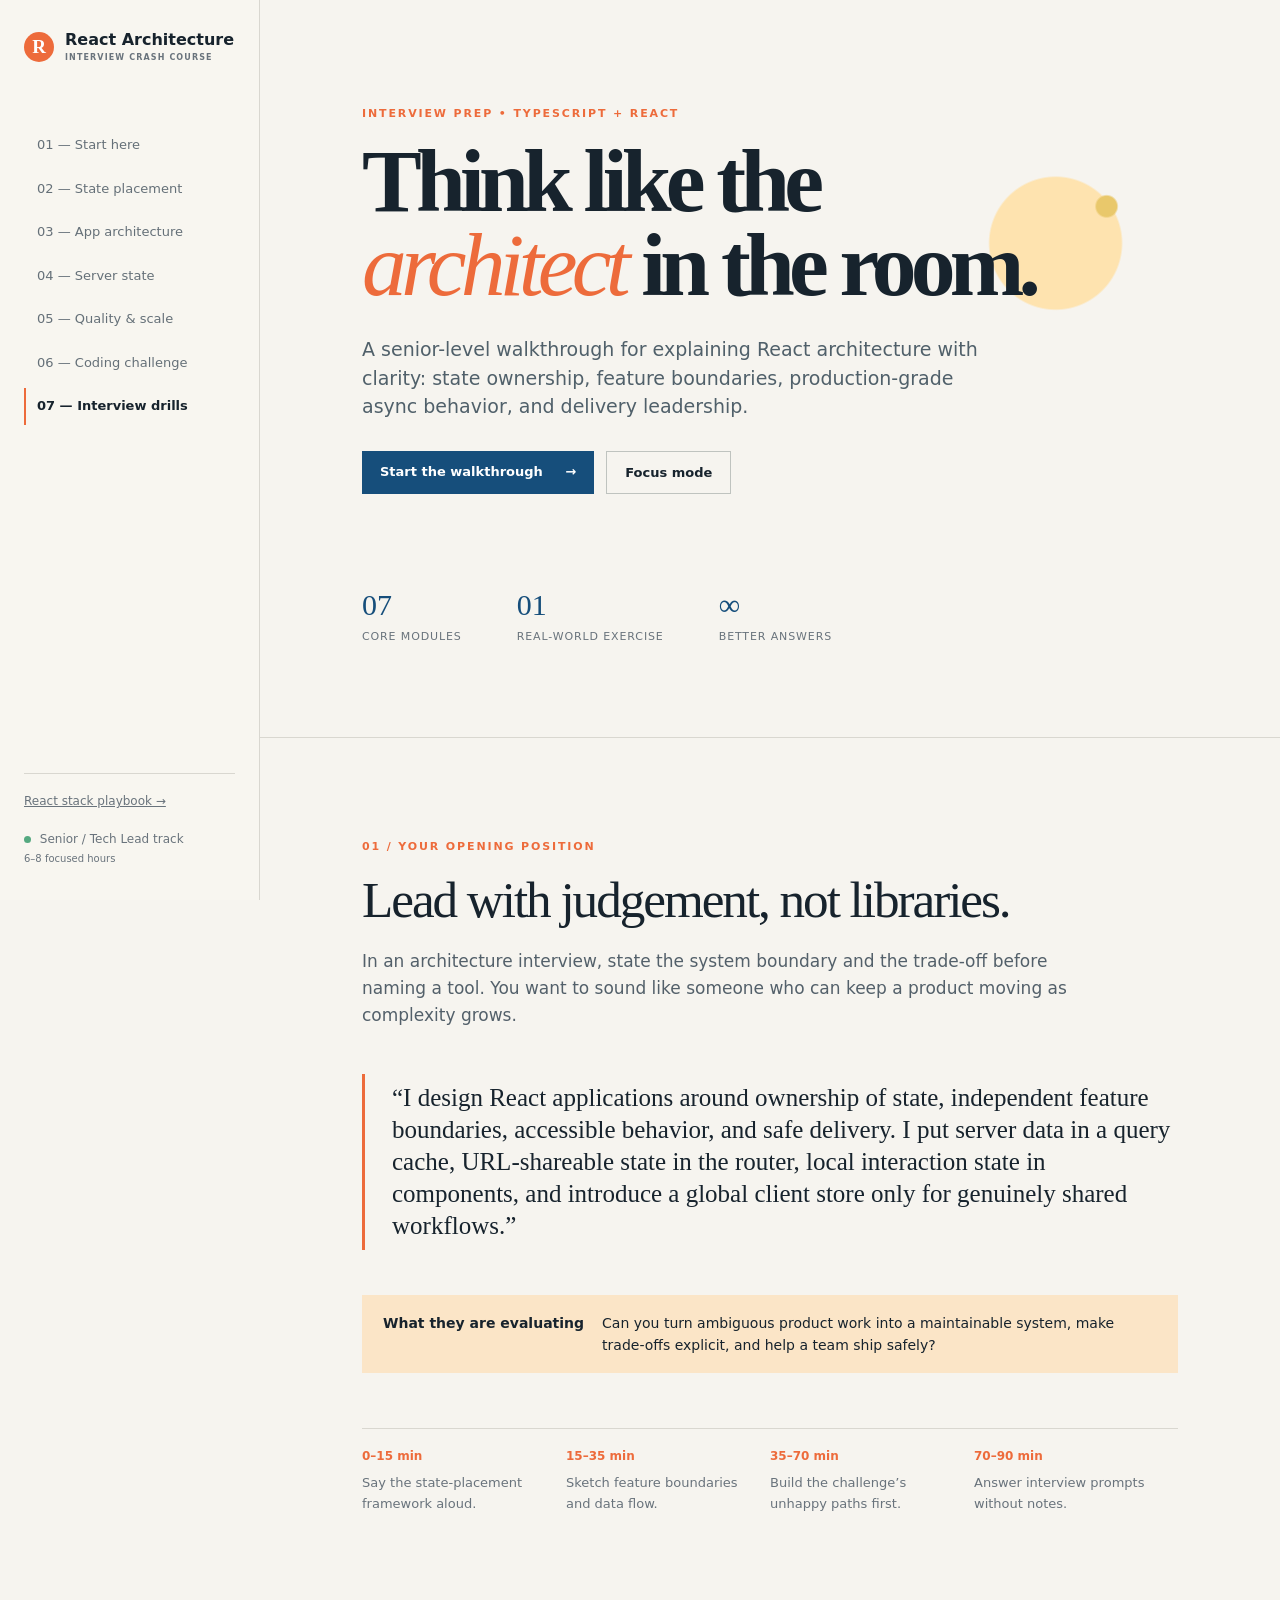
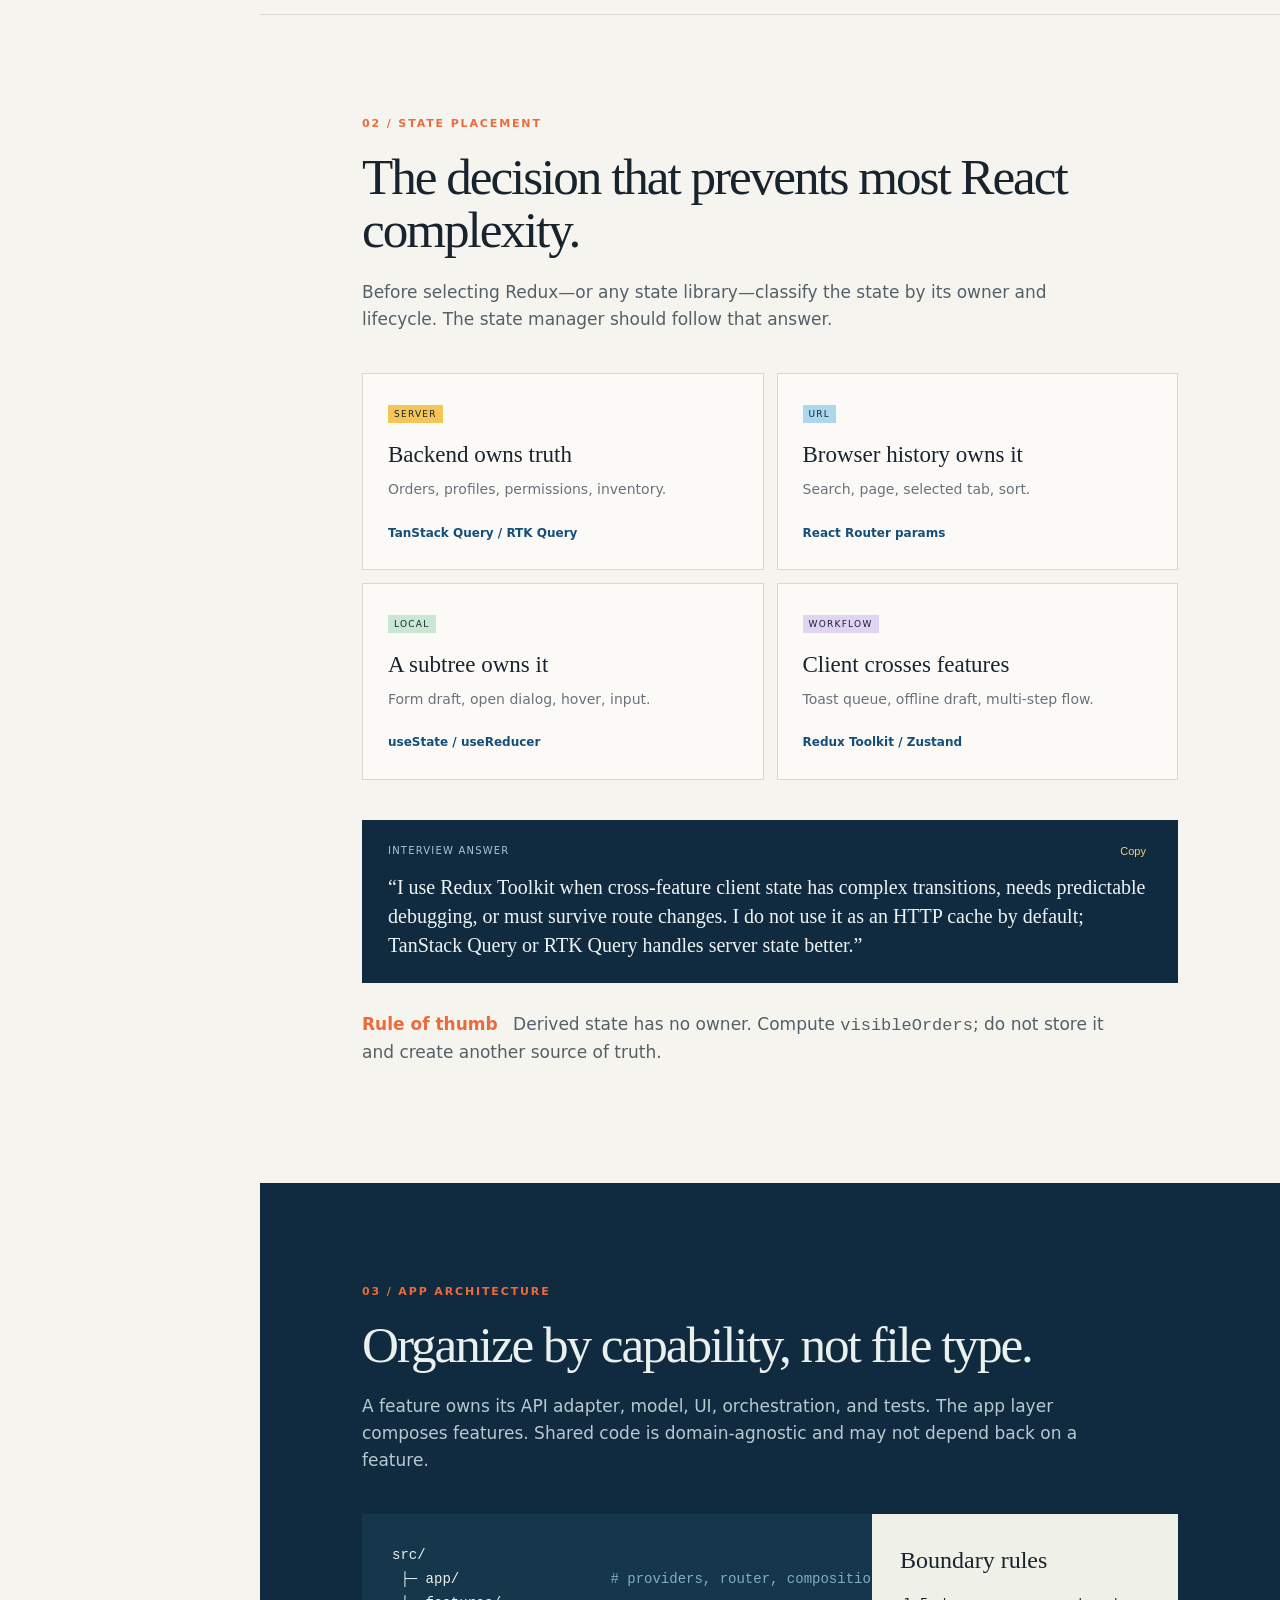
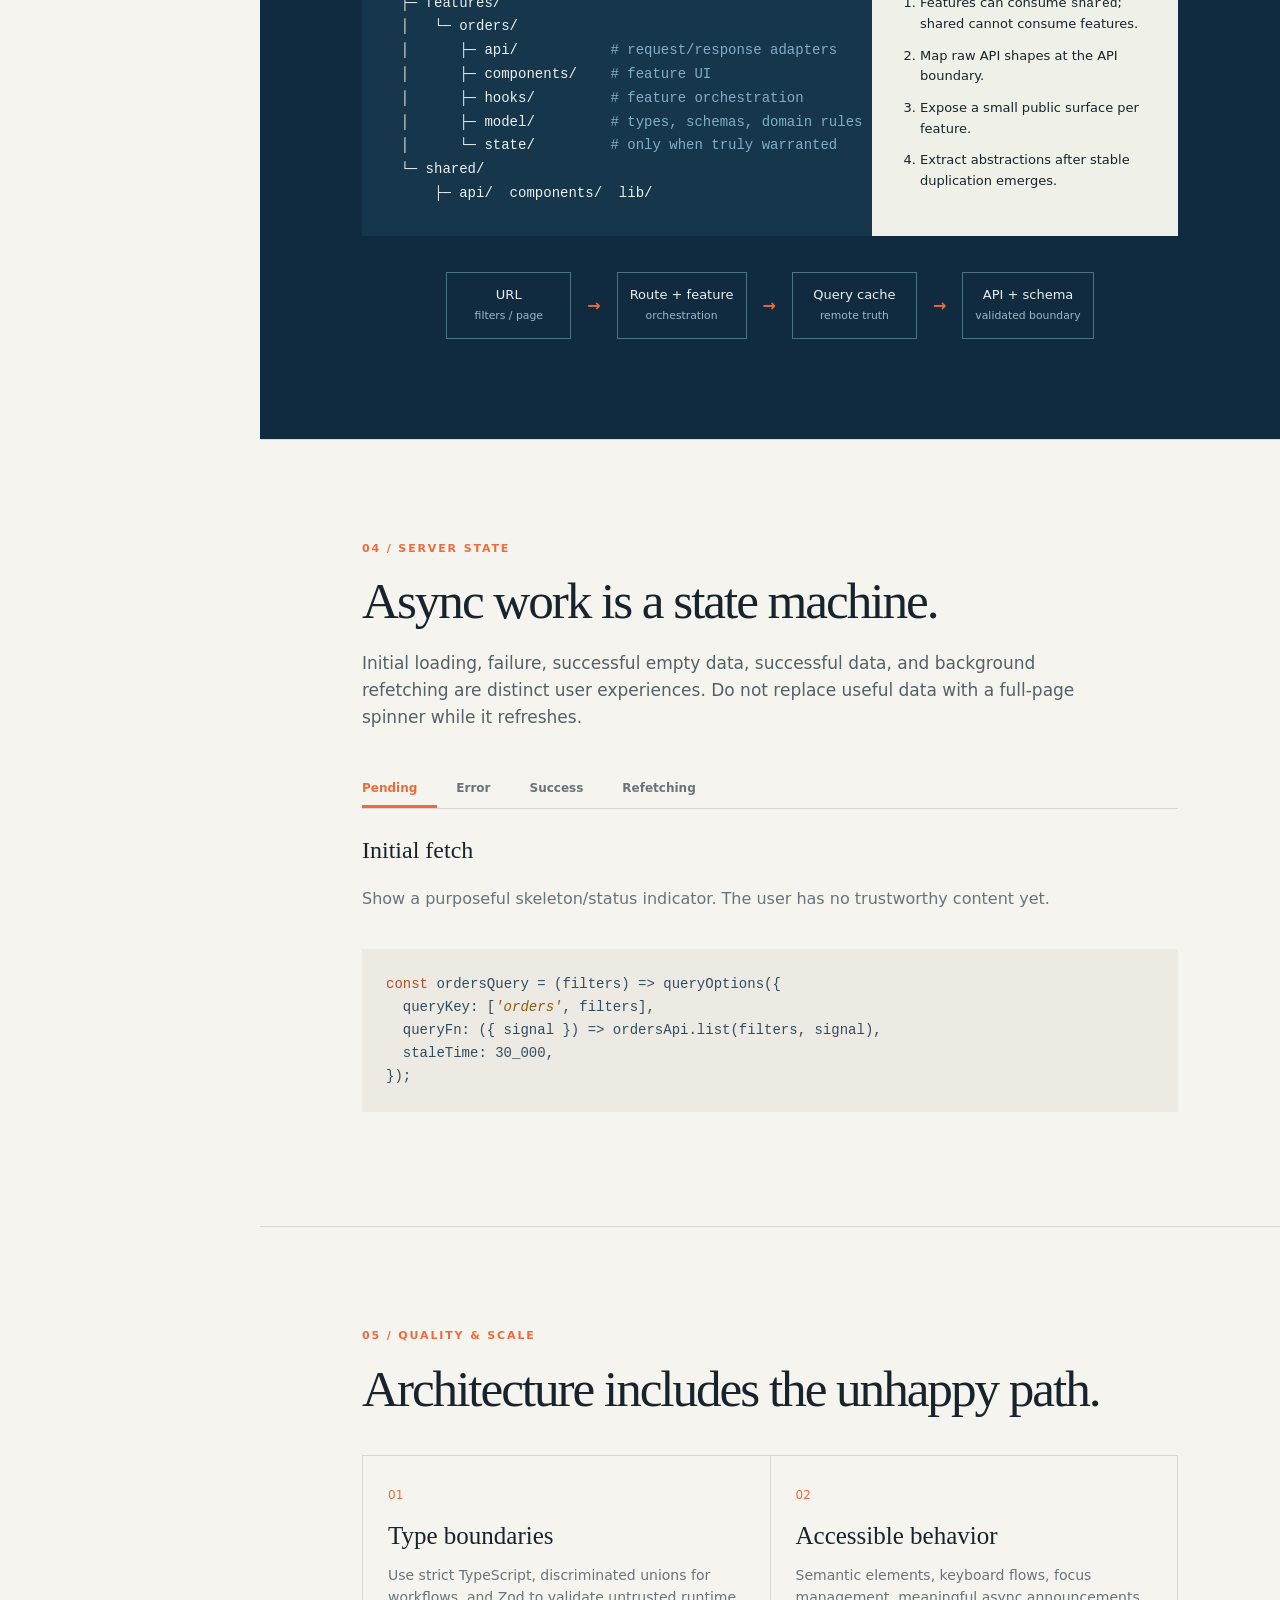
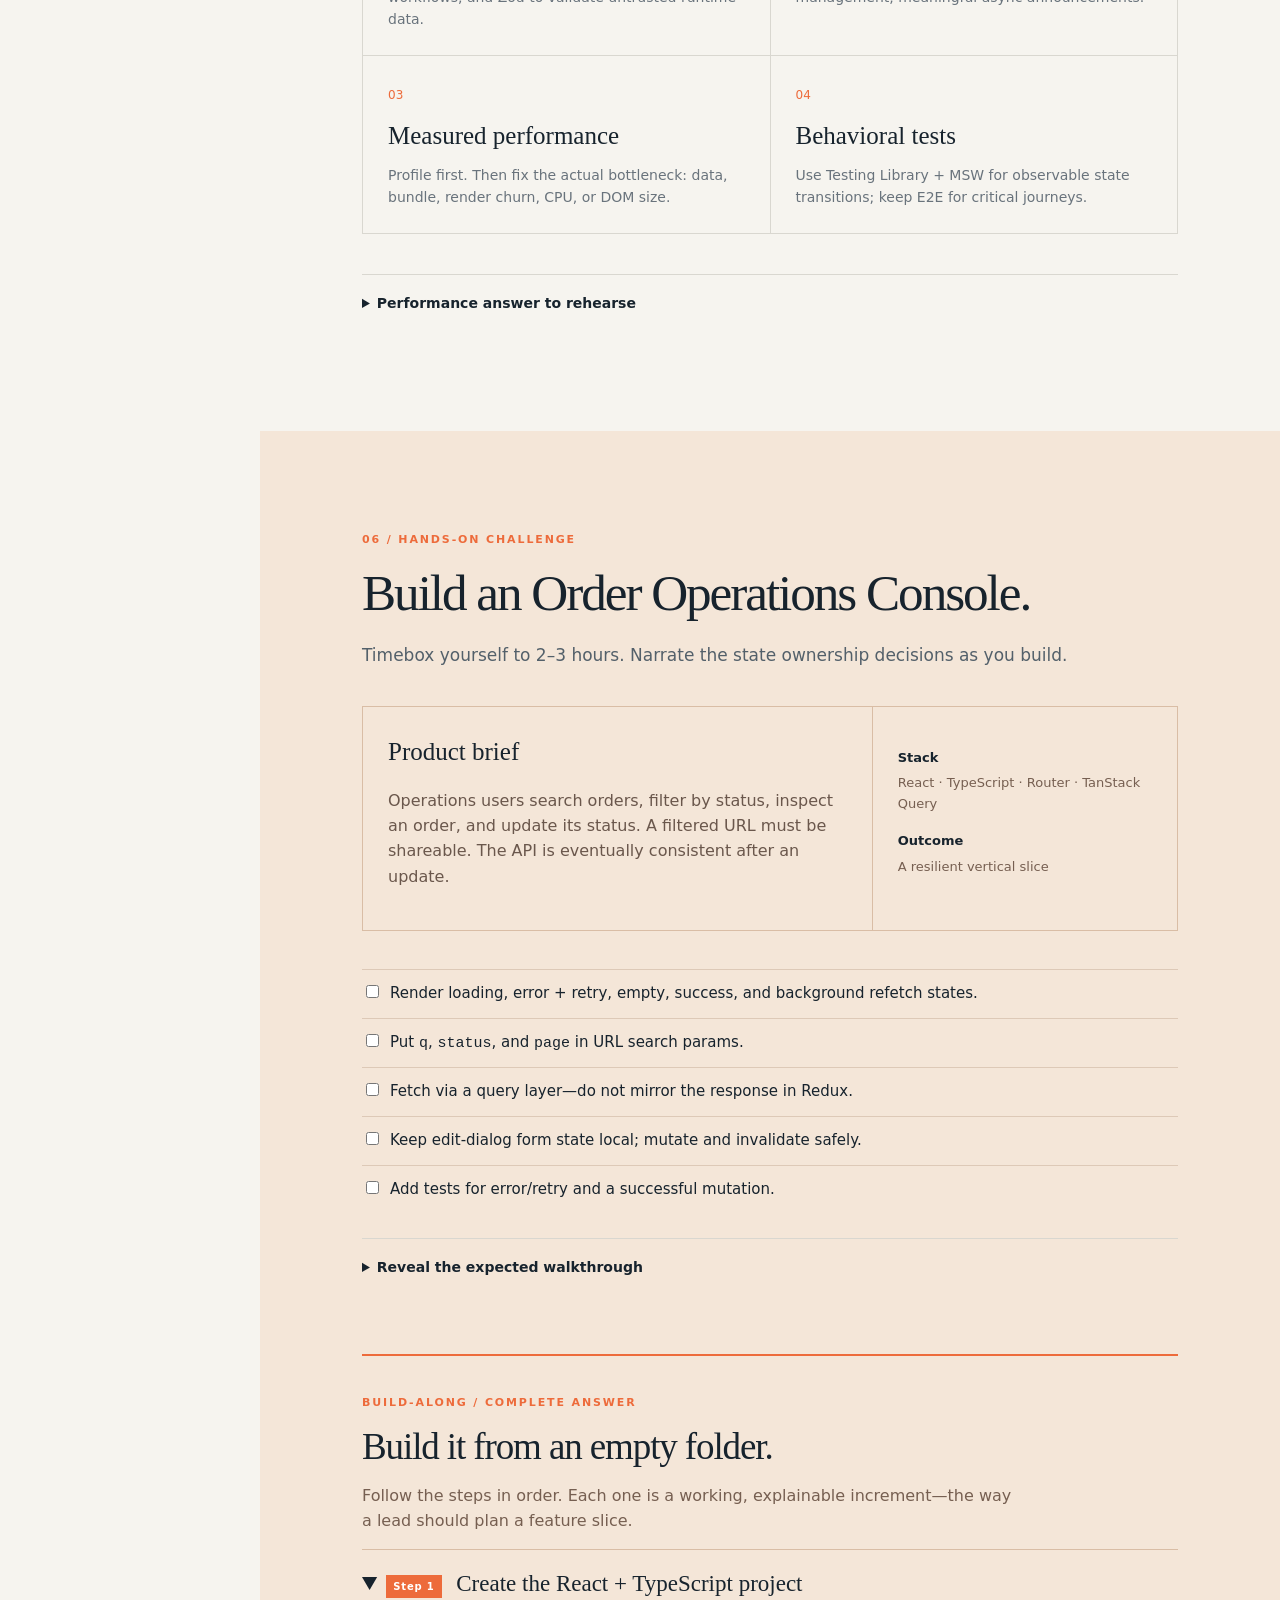
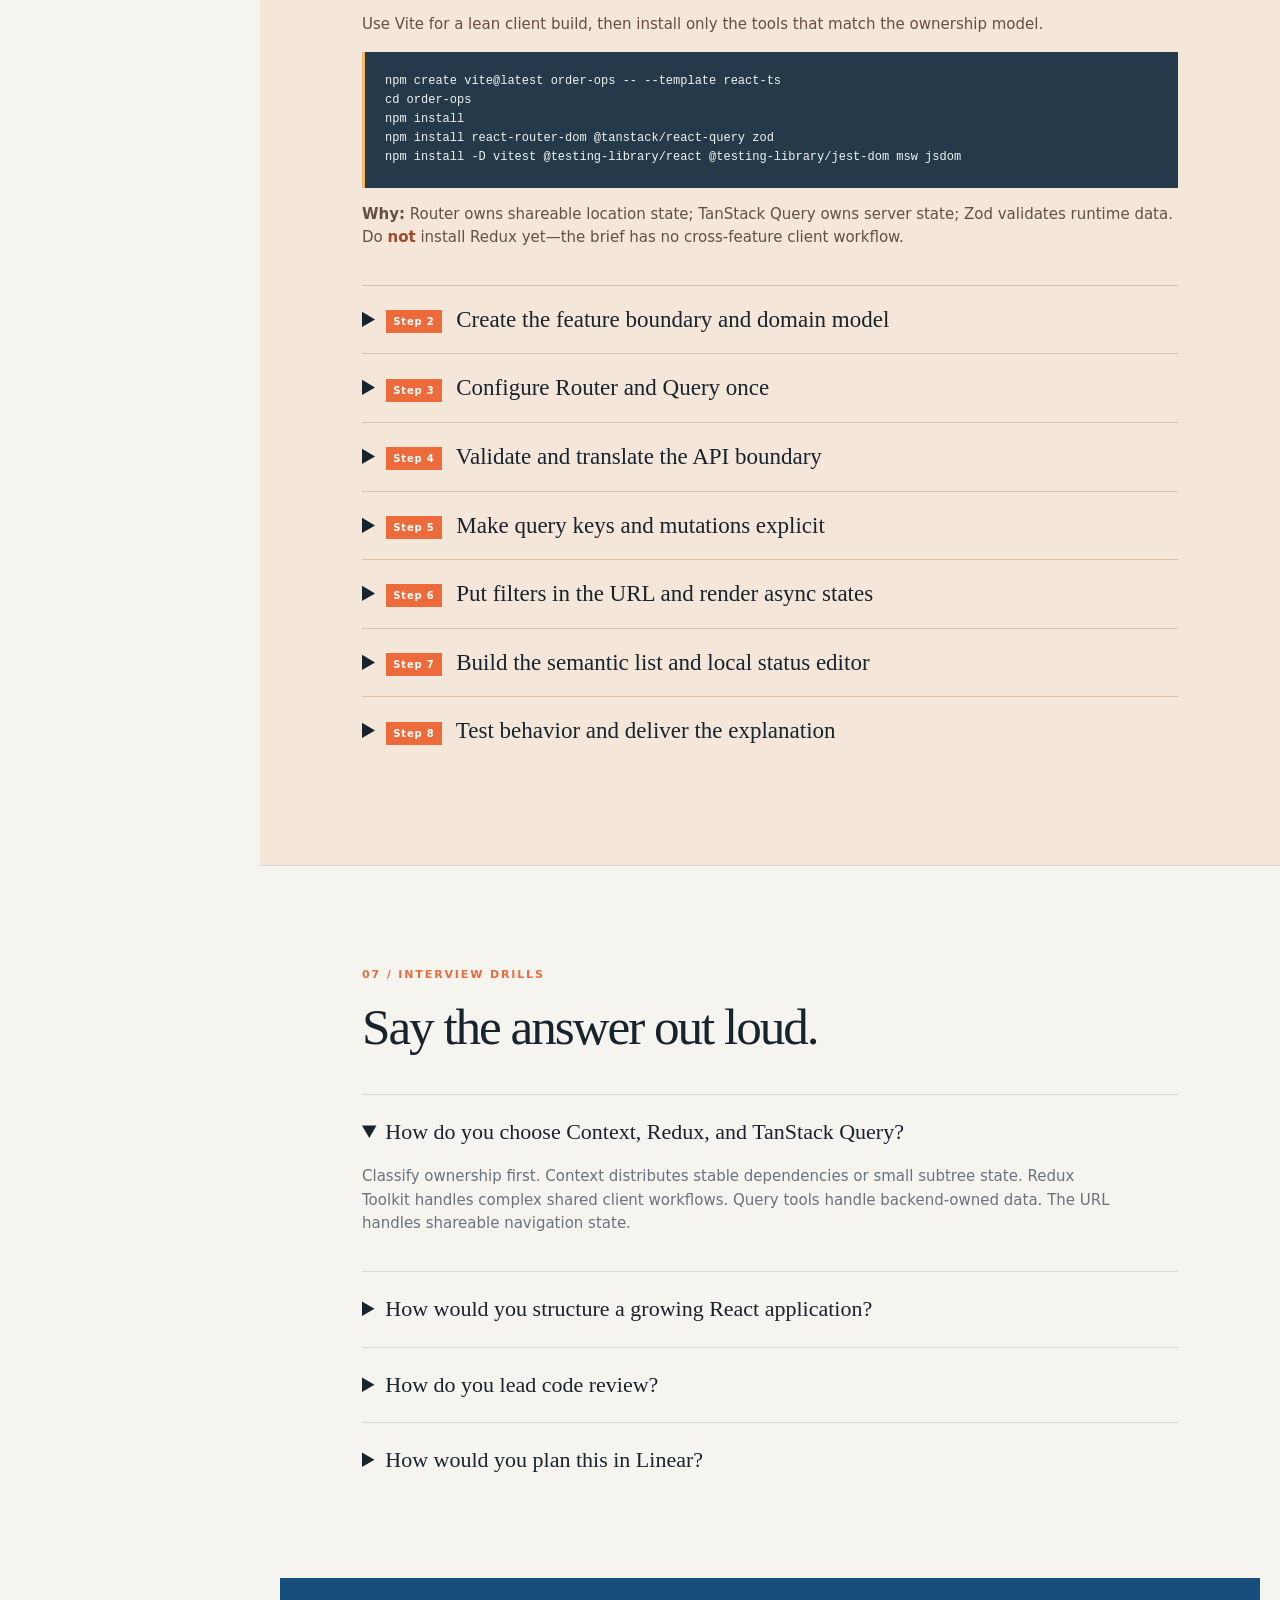
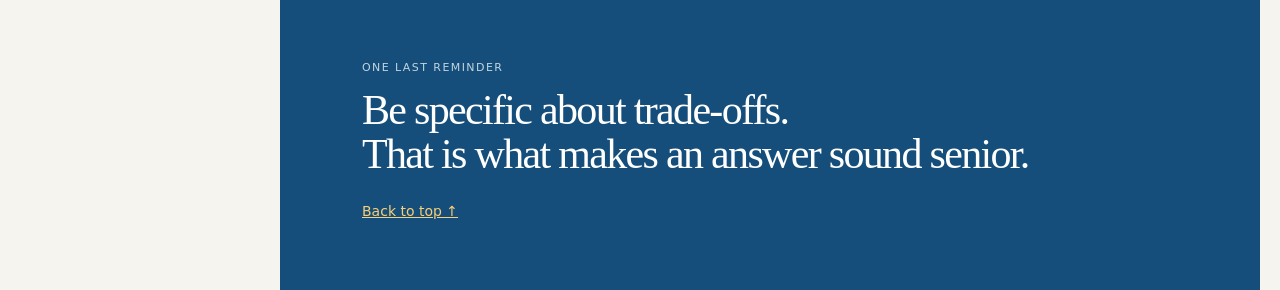
<file: html/index.html>
<!doctype html>
<html lang="en">
<head>
  <meta charset="UTF-8" />
  <meta name="viewport" content="width=device-width, initial-scale=1.0" />
  <meta name="description" content="Senior-level React architecture interview crash course" />
  <title>React Architecture — Interview Crash Course</title>
  <link rel="stylesheet" href="styles.css" />
  <style>
    .build-along{border-top:2px solid var(--orange);margin-top:58px;padding-top:38px}.build-along h3{font:normal 37px/1.05 var(--serif);letter-spacing:-.03em;margin:0 0 12px}.build-intro{max-width:660px;color:#765f51}.build-along details{border-color:#d9bda5;padding:20px 0}.build-along summary{font:normal 23px/1.2 var(--serif)}.build-along summary span{display:inline-block;background:var(--orange);color:#fff;font:700 10px var(--sans);letter-spacing:.08em;padding:6px 7px;margin-right:9px;vertical-align:middle}.build-along details p{color:#654f43;max-width:850px}.build-along pre{background:#243949;color:#f1f4ed;padding:20px;overflow:auto;font:12px/1.6 ui-monospace,SFMono-Regular,Menlo,monospace;border-left:3px solid #f1b96b}.build-along code{font-family:inherit}.build-along em{font-style:normal;color:#a4482b;font-weight:700}
  </style>
</head>
<body>
  <a class="skip" href="#content">Skip to content</a>
  <div class="shell">
    <aside class="sidebar">
      <a class="brand" href="#top"><span class="mark">R</span><span>React Architecture<small>INTERVIEW CRASH COURSE</small></span></a>
      <nav aria-label="Learning sections">
        <a class="nav-link active" href="#start">01 — Start here</a>
        <a class="nav-link" href="#state">02 — State placement</a>
        <a class="nav-link" href="#structure">03 — App architecture</a>
        <a class="nav-link" href="#data">04 — Server state</a>
        <a class="nav-link" href="#quality">05 — Quality & scale</a>
        <a class="nav-link" href="#challenge">06 — Coding challenge</a>
        <a class="nav-link" href="#drills">07 — Interview drills</a>
      </nav>
      <div class="sidebar-foot"><a href="react-stack-best-practices.html" style="color:inherit">React stack playbook →</a><br><br><span class="pulse"></span> Senior / Tech Lead track<br><small>6–8 focused hours</small></div>
    </aside>
    <main id="content">
      <header id="top" class="hero">
        <p class="eyebrow">INTERVIEW PREP • TYPESCRIPT + REACT</p>
        <h1>Think like the<br><em>architect</em> in the room.</h1>
        <p class="lede">A senior-level walkthrough for explaining React architecture with clarity: state ownership, feature boundaries, production-grade async behavior, and delivery leadership.</p>
        <div class="hero-actions"><a class="button primary" href="#start">Start the walkthrough <span>→</span></a><button class="button ghost" id="focus-toggle">Focus mode</button></div>
        <dl class="stats"><div><dt>07</dt><dd>core modules</dd></div><div><dt>01</dt><dd>real-world exercise</dd></div><div><dt>∞</dt><dd>better answers</dd></div></dl>
      </header>

      <section id="start" class="section intro">
        <p class="kicker">01 / YOUR OPENING POSITION</p>
        <h2>Lead with judgement, not libraries.</h2>
        <p>In an architecture interview, state the system boundary and the trade-off before naming a tool. You want to sound like someone who can keep a product moving as complexity grows.</p>
        <blockquote>“I design React applications around ownership of state, independent feature boundaries, accessible behavior, and safe delivery. I put server data in a query cache, URL-shareable state in the router, local interaction state in components, and introduce a global client store only for genuinely shared workflows.”</blockquote>
        <div class="callout"><strong>What they are evaluating</strong><span>Can you turn ambiguous product work into a maintainable system, make trade-offs explicit, and help a team ship safely?</span></div>
        <div class="timeline"><article><b>0–15 min</b><span>Say the state-placement framework aloud.</span></article><article><b>15–35 min</b><span>Sketch feature boundaries and data flow.</span></article><article><b>35–70 min</b><span>Build the challenge’s unhappy paths first.</span></article><article><b>70–90 min</b><span>Answer interview prompts without notes.</span></article></div>
      </section>

      <section id="state" class="section">
        <p class="kicker">02 / STATE PLACEMENT</p><h2>The decision that prevents most React complexity.</h2>
        <p>Before selecting Redux—or any state library—classify the state by its owner and lifecycle. The state manager should follow that answer.</p>
        <div class="state-grid">
          <article><i class="tag amber">SERVER</i><h3>Backend owns truth</h3><p>Orders, profiles, permissions, inventory.</p><strong>TanStack Query / RTK Query</strong></article>
          <article><i class="tag blue">URL</i><h3>Browser history owns it</h3><p>Search, page, selected tab, sort.</p><strong>React Router params</strong></article>
          <article><i class="tag green">LOCAL</i><h3>A subtree owns it</h3><p>Form draft, open dialog, hover, input.</p><strong>useState / useReducer</strong></article>
          <article><i class="tag purple">WORKFLOW</i><h3>Client crosses features</h3><p>Toast queue, offline draft, multi-step flow.</p><strong>Redux Toolkit / Zustand</strong></article>
        </div>
        <div class="code-card"><div class="code-top"><span>INTERVIEW ANSWER</span><button class="copy" data-copy="I use Redux Toolkit when cross-feature client state has complex transitions, needs predictable debugging, or must survive route changes. I do not use it as an HTTP cache by default; TanStack Query or RTK Query handles server state better.">Copy</button></div><p>“I use Redux Toolkit when cross-feature client state has complex transitions, needs predictable debugging, or must survive route changes. I do not use it as an HTTP cache by default; TanStack Query or RTK Query handles server state better.”</p></div>
        <p class="rule"><span>Rule of thumb</span> Derived state has no owner. Compute <code>visibleOrders</code>; do not store it and create another source of truth.</p>
      </section>

      <section id="structure" class="section dark-section">
        <p class="kicker">03 / APP ARCHITECTURE</p><h2>Organize by capability, not file type.</h2>
        <p>A feature owns its API adapter, model, UI, orchestration, and tests. The app layer composes features. Shared code is domain-agnostic and may not depend back on a feature.</p>
        <div class="architecture"><pre><code>src/
 ├─ app/                  <span># providers, router, composition</span>
 ├─ features/
 │   └─ orders/
 │      ├─ api/           <span># request/response adapters</span>
 │      ├─ components/    <span># feature UI</span>
 │      ├─ hooks/         <span># feature orchestration</span>
 │      ├─ model/         <span># types, schemas, domain rules</span>
 │      └─ state/         <span># only when truly warranted</span>
 └─ shared/
     ├─ api/  components/  lib/</code></pre>
          <aside><h3>Boundary rules</h3><ol><li>Features can consume <code>shared</code>; shared cannot consume features.</li><li>Map raw API shapes at the API boundary.</li><li>Expose a small public surface per feature.</li><li>Extract abstractions after stable duplication emerges.</li></ol></aside></div>
        <div class="flow"><div>URL<br><small>filters / page</small></div><b>→</b><div>Route + feature<br><small>orchestration</small></div><b>→</b><div>Query cache<br><small>remote truth</small></div><b>→</b><div>API + schema<br><small>validated boundary</small></div></div>
      </section>

      <section id="data" class="section">
        <p class="kicker">04 / SERVER STATE</p><h2>Async work is a state machine.</h2>
        <p>Initial loading, failure, successful empty data, successful data, and background refetching are distinct user experiences. Do not replace useful data with a full-page spinner while it refreshes.</p>
        <div class="tabs" role="tablist" aria-label="Query lifecycle"><button role="tab" aria-selected="true" data-panel="pending">Pending</button><button role="tab" aria-selected="false" data-panel="error">Error</button><button role="tab" aria-selected="false" data-panel="success">Success</button><button role="tab" aria-selected="false" data-panel="refetch">Refetching</button></div>
        <div class="panel" id="pending"><strong>Initial fetch</strong><p>Show a purposeful skeleton/status indicator. The user has no trustworthy content yet.</p></div><div class="panel hidden" id="error"><strong>Request failed</strong><p>Explain what failed in useful language, preserve recoverable input, log context, and offer Retry.</p></div><div class="panel hidden" id="success"><strong>Canonical result</strong><p>Render data or an intentional empty state. Never conflate an empty list with a request failure.</p></div><div class="panel hidden" id="refetch"><strong>Existing data is stale</strong><p>Keep visible content and add a subtle refreshing status. Cache identity must include every response-affecting filter.</p></div>
        <pre class="snippet"><code><span>const</span> ordersQuery = (filters) =&gt; queryOptions({
  queryKey: [<em>'orders'</em>, filters],
  queryFn: ({ signal }) =&gt; ordersApi.list(filters, signal),
  staleTime: 30_000,
});</code></pre>
      </section>

      <section id="quality" class="section quality">
        <p class="kicker">05 / QUALITY & SCALE</p><h2>Architecture includes the unhappy path.</h2>
        <div class="quality-grid"><article><span>01</span><h3>Type boundaries</h3><p>Use strict TypeScript, discriminated unions for workflows, and Zod to validate untrusted runtime data.</p></article><article><span>02</span><h3>Accessible behavior</h3><p>Semantic elements, keyboard flows, focus management, meaningful async announcements.</p></article><article><span>03</span><h3>Measured performance</h3><p>Profile first. Then fix the actual bottleneck: data, bundle, render churn, CPU, or DOM size.</p></article><article><span>04</span><h3>Behavioral tests</h3><p>Use Testing Library + MSW for observable state transitions; keep E2E for critical journeys.</p></article></div>
        <details><summary>Performance answer to rehearse</summary><p>“I start with the browser performance tools, React Profiler, Web Vitals, network waterfall, and bundle analysis. I diagnose whether it is API latency, JavaScript cost, render churn, expensive computation, or DOM size. Then I make and verify a measured improvement—rather than memoizing by instinct.”</p></details>
      </section>

      <section id="challenge" class="section challenge">
        <p class="kicker">06 / HANDS-ON CHALLENGE</p><h2>Build an Order Operations Console.</h2>
        <p>Timebox yourself to 2–3 hours. Narrate the state ownership decisions as you build.</p>
        <div class="brief"><div><h3>Product brief</h3><p>Operations users search orders, filter by status, inspect an order, and update its status. A filtered URL must be shareable. The API is eventually consistent after an update.</p></div><div class="challenge-meta"><b>Stack</b><span>React · TypeScript · Router · TanStack Query</span><b>Outcome</b><span>A resilient vertical slice</span></div></div>
        <ol class="checklist"><li><input type="checkbox" id="c1"><label for="c1">Render loading, error + retry, empty, success, and background refetch states.</label></li><li><input type="checkbox" id="c2"><label for="c2">Put <code>q</code>, <code>status</code>, and <code>page</code> in URL search params.</label></li><li><input type="checkbox" id="c3"><label for="c3">Fetch via a query layer—do not mirror the response in Redux.</label></li><li><input type="checkbox" id="c4"><label for="c4">Keep edit-dialog form state local; mutate and invalidate safely.</label></li><li><input type="checkbox" id="c5"><label for="c5">Add tests for error/retry and a successful mutation.</label></li></ol>
        <details><summary>Reveal the expected walkthrough</summary><div class="reveal"><p><b>1. URL:</b> filters are shareable navigation state, so the router owns them.</p><p><b>2. Query:</b> orders belong in a query cache because the backend owns their truth.</p><p><b>3. Dialog:</b> selection and draft status stay in local state.</p><p><b>4. Mutation:</b> invalidate <code>['orders']</code>; favor canonical refetch over optimistic complexity until UX evidence says otherwise.</p><p><b>5. Feedback:</b> use a global toast queue only if it crosses routes or multiple features.</p></div></details>
        <div class="build-along">
          <p class="kicker">BUILD-ALONG / COMPLETE ANSWER</p><h3>Build it from an empty folder.</h3><p class="build-intro">Follow the steps in order. Each one is a working, explainable increment—the way a lead should plan a feature slice.</p>
          <details open><summary><span>Step 1</span> Create the React + TypeScript project</summary><p>Use Vite for a lean client build, then install only the tools that match the ownership model.</p><pre><code>npm create vite@latest order-ops -- --template react-ts
cd order-ops
npm install
npm install react-router-dom @tanstack/react-query zod
npm install -D vitest @testing-library/react @testing-library/jest-dom msw jsdom</code></pre><p><b>Why:</b> Router owns shareable location state; TanStack Query owns server state; Zod validates runtime data. Do <em>not</em> install Redux yet—the brief has no cross-feature client workflow.</p></details>
          <details><summary><span>Step 2</span> Create the feature boundary and domain model</summary><p>Create <code>src/features/orders/{api,components,hooks,model}</code>, then add <code>model/order.ts</code>:</p><pre><code>export type OrderStatus = 'pending' | 'processing' | 'fulfilled' | 'cancelled';
export interface Order { id: string; reference: string; customerName: string; totalCents: number; status: OrderStatus; updatedAt: string; }
export interface OrderFilters { q: string; status?: OrderStatus; page: number; }
export interface OrderPage { items: Order[]; page: number; totalPages: number; }</code></pre><p><b>Say:</b> “These are our domain types, not proof that the API is trustworthy. I validate network data at the boundary next.”</p></details>
          <details><summary><span>Step 3</span> Configure Router and Query once</summary><p>Put application-wide dependencies near the root.</p><pre><code>// src/app/providers.tsx
const client = new QueryClient({ defaultOptions: { queries: { retry: 1, refetchOnWindowFocus: false } } });
export function AppProviders({ children }: PropsWithChildren) {
  return &lt;QueryClientProvider client={client}&gt;{children}&lt;/QueryClientProvider&gt;;
}

// src/main.tsx
createRoot(document.getElementById('root')!).render(
  &lt;StrictMode&gt;&lt;BrowserRouter&gt;&lt;AppProviders&gt;&lt;OrdersPage /&gt;
  &lt;/AppProviders&gt;&lt;/BrowserRouter&gt;&lt;/StrictMode&gt;
);</code></pre><p><b>Why:</b> 30 seconds is just an example stale-time policy. Explain that freshness is a product decision, not a magic number.</p></details>
          <details><summary><span>Step 4</span> Validate and translate the API boundary</summary><p>Components should never own fetch details. Validate external data before it enters the feature.</p><pre><code>const orderSchema = z.object({
  id: z.string(), reference: z.string(), customerName: z.string(),
  totalCents: z.number().int().nonnegative(),
  status: z.enum(['pending', 'processing', 'fulfilled', 'cancelled']), updatedAt: z.string(),
});
const pageSchema = z.object({ items: z.array(orderSchema), page: z.number(), totalPages: z.number() });

export async function listOrders(filters: OrderFilters, signal?: AbortSignal): Promise&lt;OrderPage&gt; {
  const params = new URLSearchParams({ q: filters.q, page: String(filters.page) });
  if (filters.status) params.set('status', filters.status);
  const response = await fetch(`/api/orders?${params}`, { signal });
  if (!response.ok) throw new Error(`Could not load orders (${response.status})`);
  return pageSchema.parse(await response.json());
}</code></pre></details>
          <details><summary><span>Step 5</span> Make query keys and mutations explicit</summary><p>A query key is cache identity; include every input that changes the response.</p><pre><code>export const orderKeys = { all: ['orders'] as const,
  list: (filters: OrderFilters) =&gt; ['orders', filters] as const };

export function useOrders(filters: OrderFilters) {
  return useQuery({ queryKey: orderKeys.list(filters),
    queryFn: ({ signal }) =&gt; listOrders(filters, signal),
    placeholderData: keepPreviousData, staleTime: 30_000 });
}
export function useUpdateOrderStatus() {
  const client = useQueryClient();
  return useMutation({ mutationFn: ({id, status}) =&gt; updateOrderStatus(id, status),
    onSuccess: () =&gt; client.invalidateQueries({ queryKey: orderKeys.all }) });
}</code></pre><p><b>Why invalidate?</b> The API is eventually consistent. Refetching canonical data is safer than optimistic complexity until latency and conflict behavior prove it necessary.</p></details>
          <details><summary><span>Step 6</span> Put filters in the URL and render async states</summary><p>The screen coordinates owners. The hook fetches; the page handles visible behavior; temporary editing state stays local.</p><pre><code>const [params, setParams] = useSearchParams();
const filters = { q: params.get('q') ?? '', status: params.get('status') as OrderStatus | undefined,
  page: Math.max(1, Number(params.get('page') ?? '1')) };
const { data, isPending, isFetching, isError, error, refetch } = useOrders(filters);
const [selected, setSelected] = useState&lt;Order | null&gt;(null);

if (isPending) return &lt;p role="status"&gt;Loading orders…&lt;/p&gt;;
if (isError) return &lt;section role="alert"&gt;{error.message} &lt;button onClick={() =&gt; refetch()}&gt;Retry&lt;/button&gt;&lt;/section&gt;;
// show an empty state when data.items.length === 0
// retain the list and show “Refreshing…” when isFetching is true</code></pre><p><b>Interview point:</b> initial load and background refresh are different. Preserve useful content while refreshing.</p></details>
          <details><summary><span>Step 7</span> Build the semantic list and local status editor</summary><p>Use a real table for tabular data. In production, prefer a tested accessible dialog primitive for focus handling.</p><pre><code>&lt;tbody&gt;{data.items.map(order =&gt; &lt;tr key={order.id}&gt;
  &lt;td&gt;{order.reference}&lt;/td&gt;&lt;td&gt;{order.customerName}&lt;/td&gt;&lt;td&gt;{order.status}&lt;/td&gt;
  &lt;td&gt;&lt;button onClick={() =&gt; setSelected(order)}&gt;Update status&lt;/button&gt;&lt;/td&gt;
&lt;/tr&gt;)}&lt;/tbody&gt;

{selected &amp;&amp; &lt;section role="dialog" aria-modal="true" aria-label={`Update ${selected.reference}`}&gt;
  {statuses.map(status =&gt; &lt;button key={status} onClick={() =&gt; mutate({ id: selected.id, status })}&gt;{status}&lt;/button&gt;)}
  &lt;button onClick={() =&gt; setSelected(null)}&gt;Cancel&lt;/button&gt;
&lt;/section&gt;}</code></pre></details>
          <details><summary><span>Step 8</span> Test behavior and deliver the explanation</summary><p>Use MSW at the network boundary; test what a user can observe, not hook internals.</p><pre><code>it('offers retry when the list request fails', async () =&gt; {
  server.use(http.get('/api/orders', () =&gt; HttpResponse.error()));
  render(&lt;OrdersPage /&gt;);
  expect(await screen.findByRole('alert')).toHaveTextContent('Could not load orders');
  await userEvent.click(screen.getByRole('button', { name: 'Retry' }));
});</code></pre><p><b>30-second answer:</b> “The URL owns filters; the query cache owns orders; the dialog owns temporary state. Query keys include filters, schemas protect the API boundary, and mutations invalidate canonical data. I test each observable async state. I would add Redux only for a shared client workflow such as offline drafts or a cross-route notification queue.”</p></details>
        </div>
      </section>

      <section id="drills" class="section drills">
        <p class="kicker">07 / INTERVIEW DRILLS</p><h2>Say the answer out loud.</h2>
        <div class="accordion"><details open><summary>How do you choose Context, Redux, and TanStack Query?</summary><p>Classify ownership first. Context distributes stable dependencies or small subtree state. Redux Toolkit handles complex shared client workflows. Query tools handle backend-owned data. The URL handles shareable navigation state.</p></details><details><summary>How would you structure a growing React application?</summary><p>Feature boundaries, dependency direction, explicit public APIs, and a small app-composition layer. Centralize platform conventions, not every component.</p></details><details><summary>How do you lead code review?</summary><p>Prioritize correctness, security, behavior, architecture, and coverage before style. Make comments actionable, teach judgement, and encode recurring feedback into tooling and conventions.</p></details><details><summary>How would you plan this in Linear?</summary><p>Create thin vertical slices with acceptance criteria, identify risks and dependencies, record decisions, and use milestones to track outcomes rather than activity.</p></details></div>
        <div class="closing"><p>One last reminder</p><h2>Be specific about trade-offs.<br>That is what makes an answer sound senior.</h2><a href="#top">Back to top ↑</a></div>
      </section>
    </main>
  </div>
  <script src="script.js"></script>
</body>
</html>
</file>
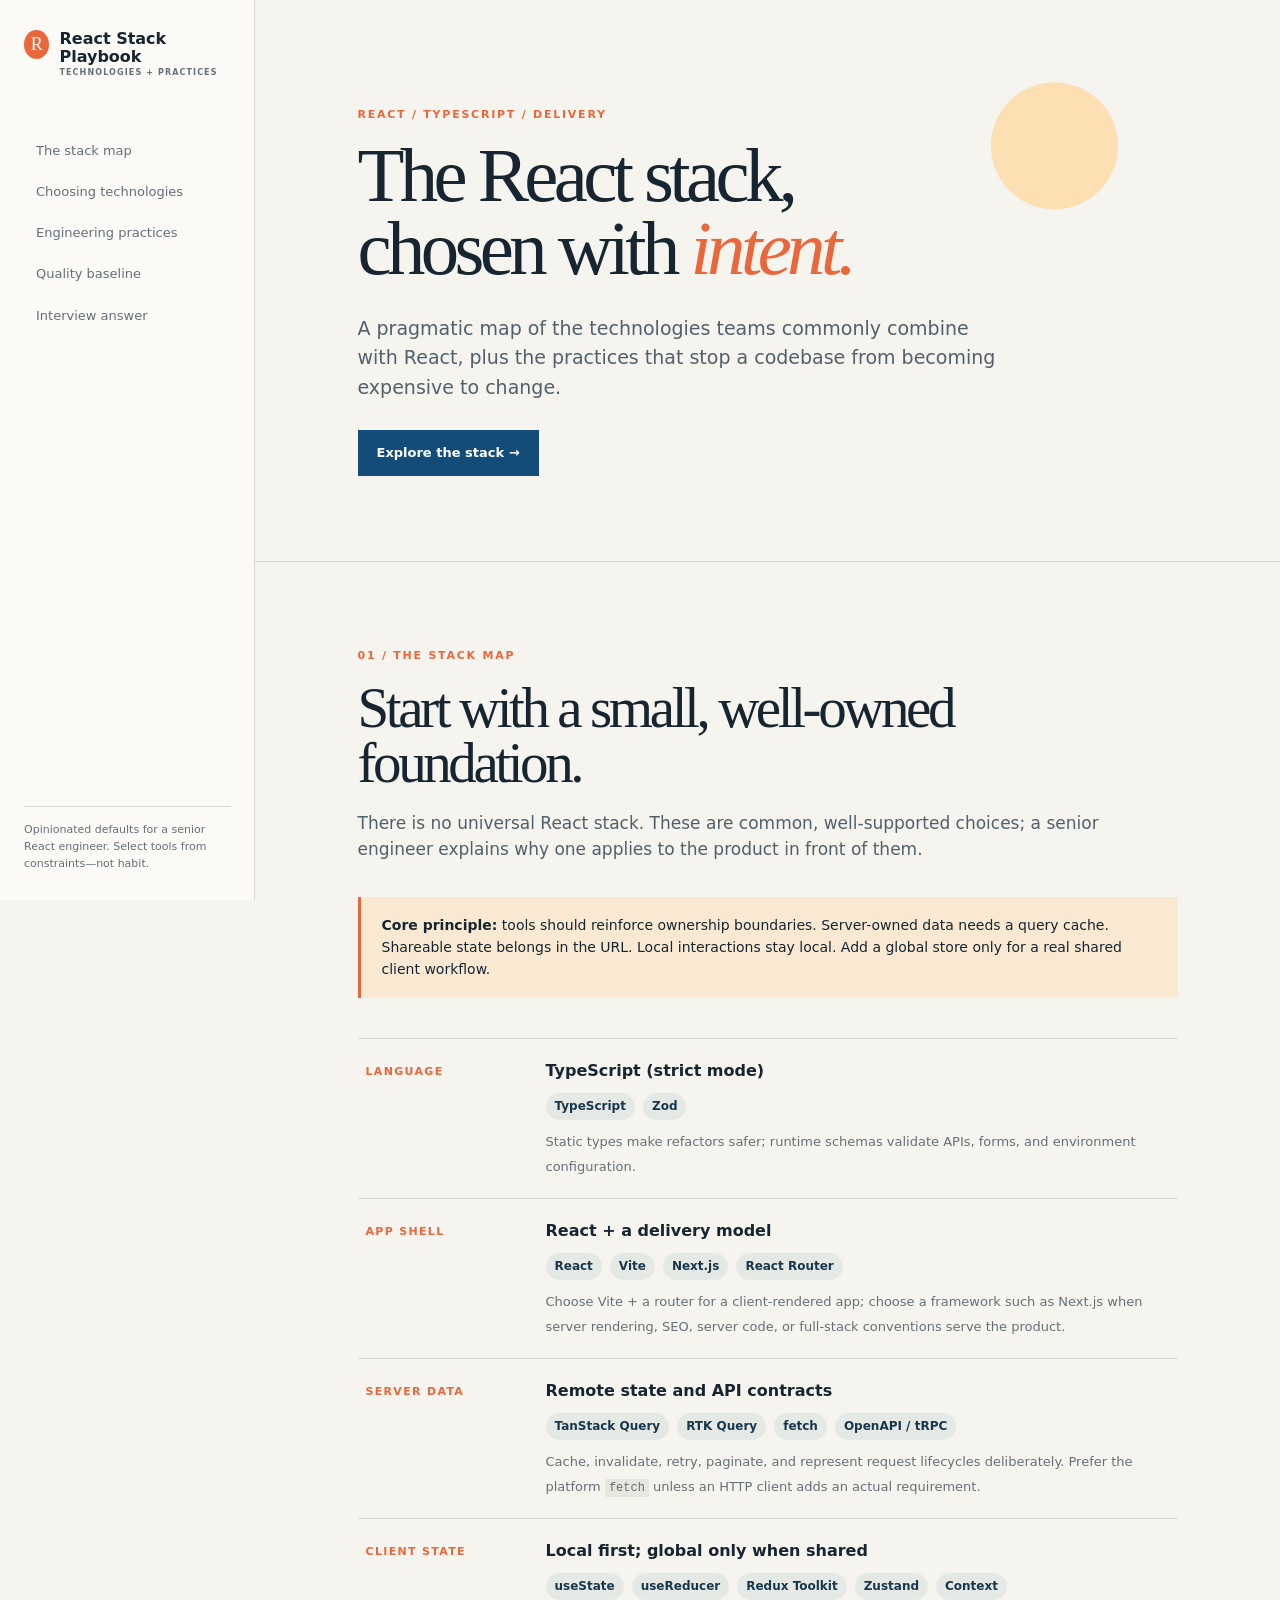
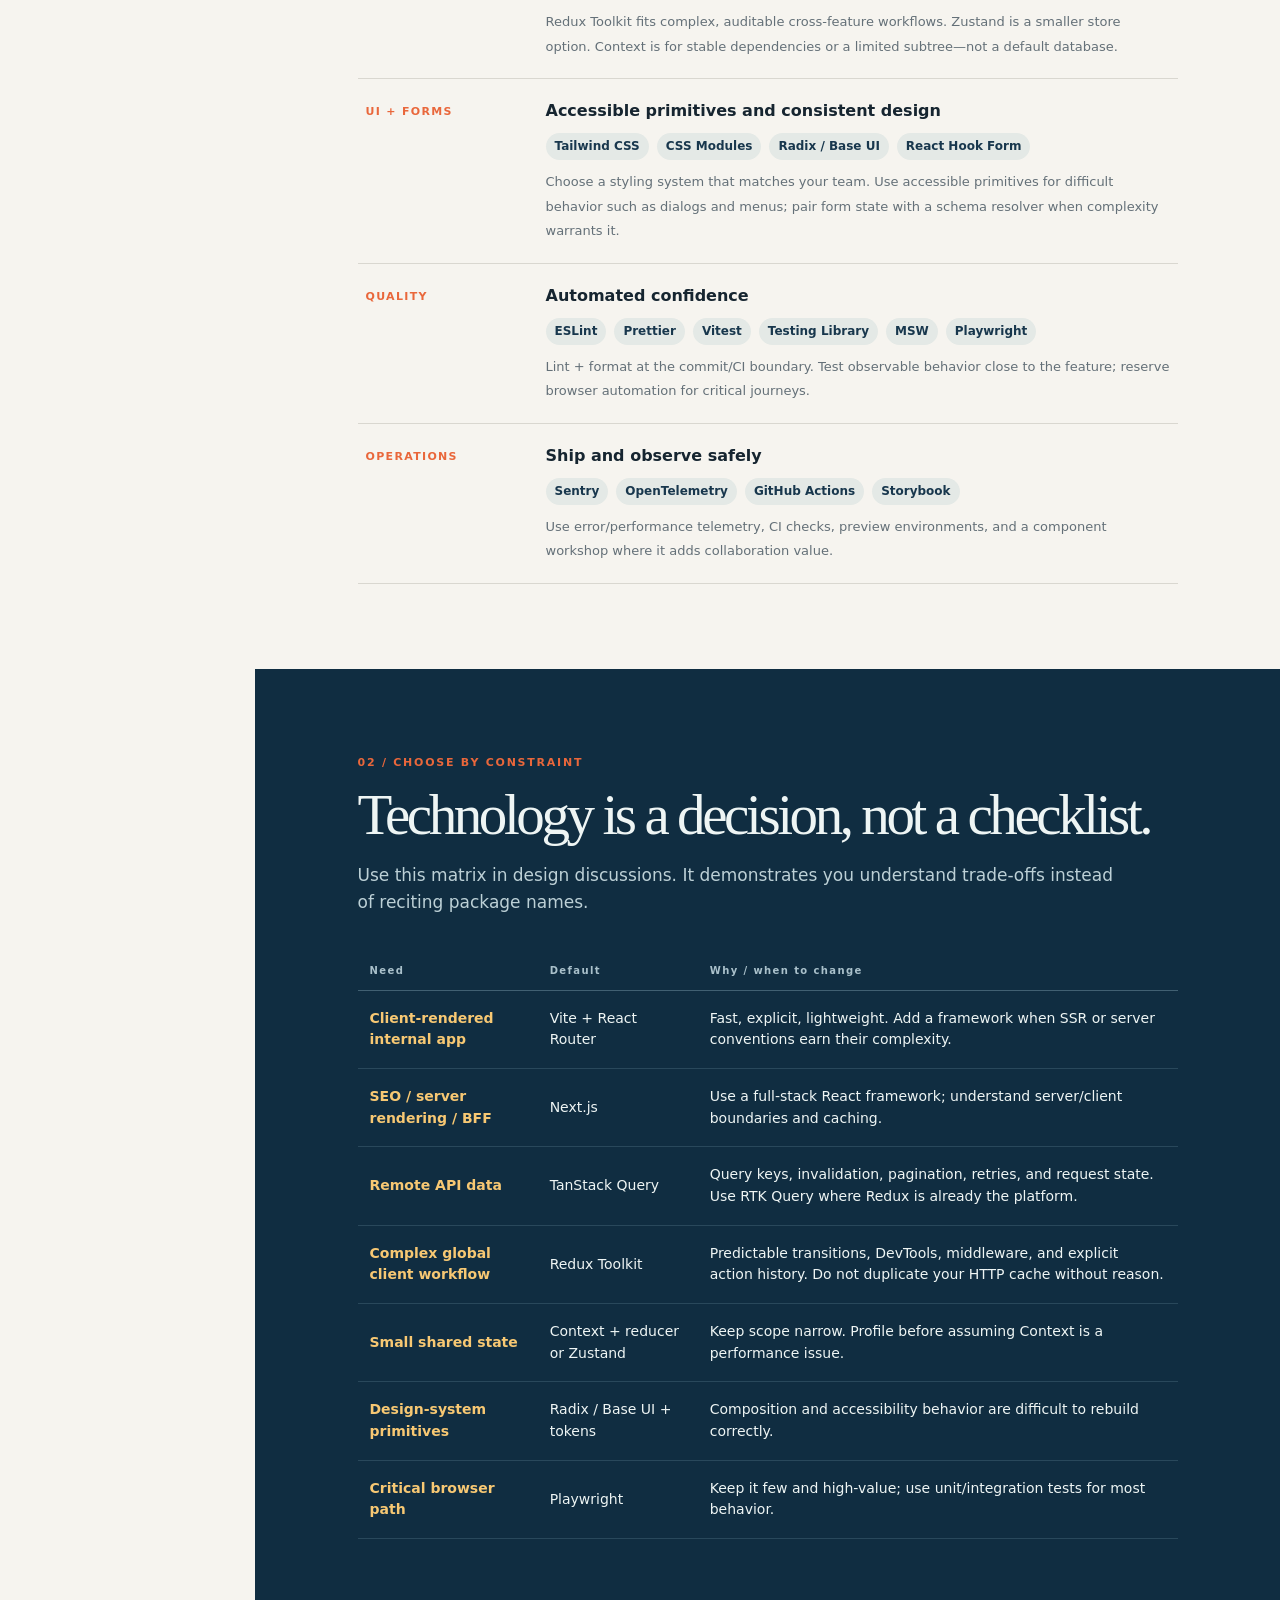
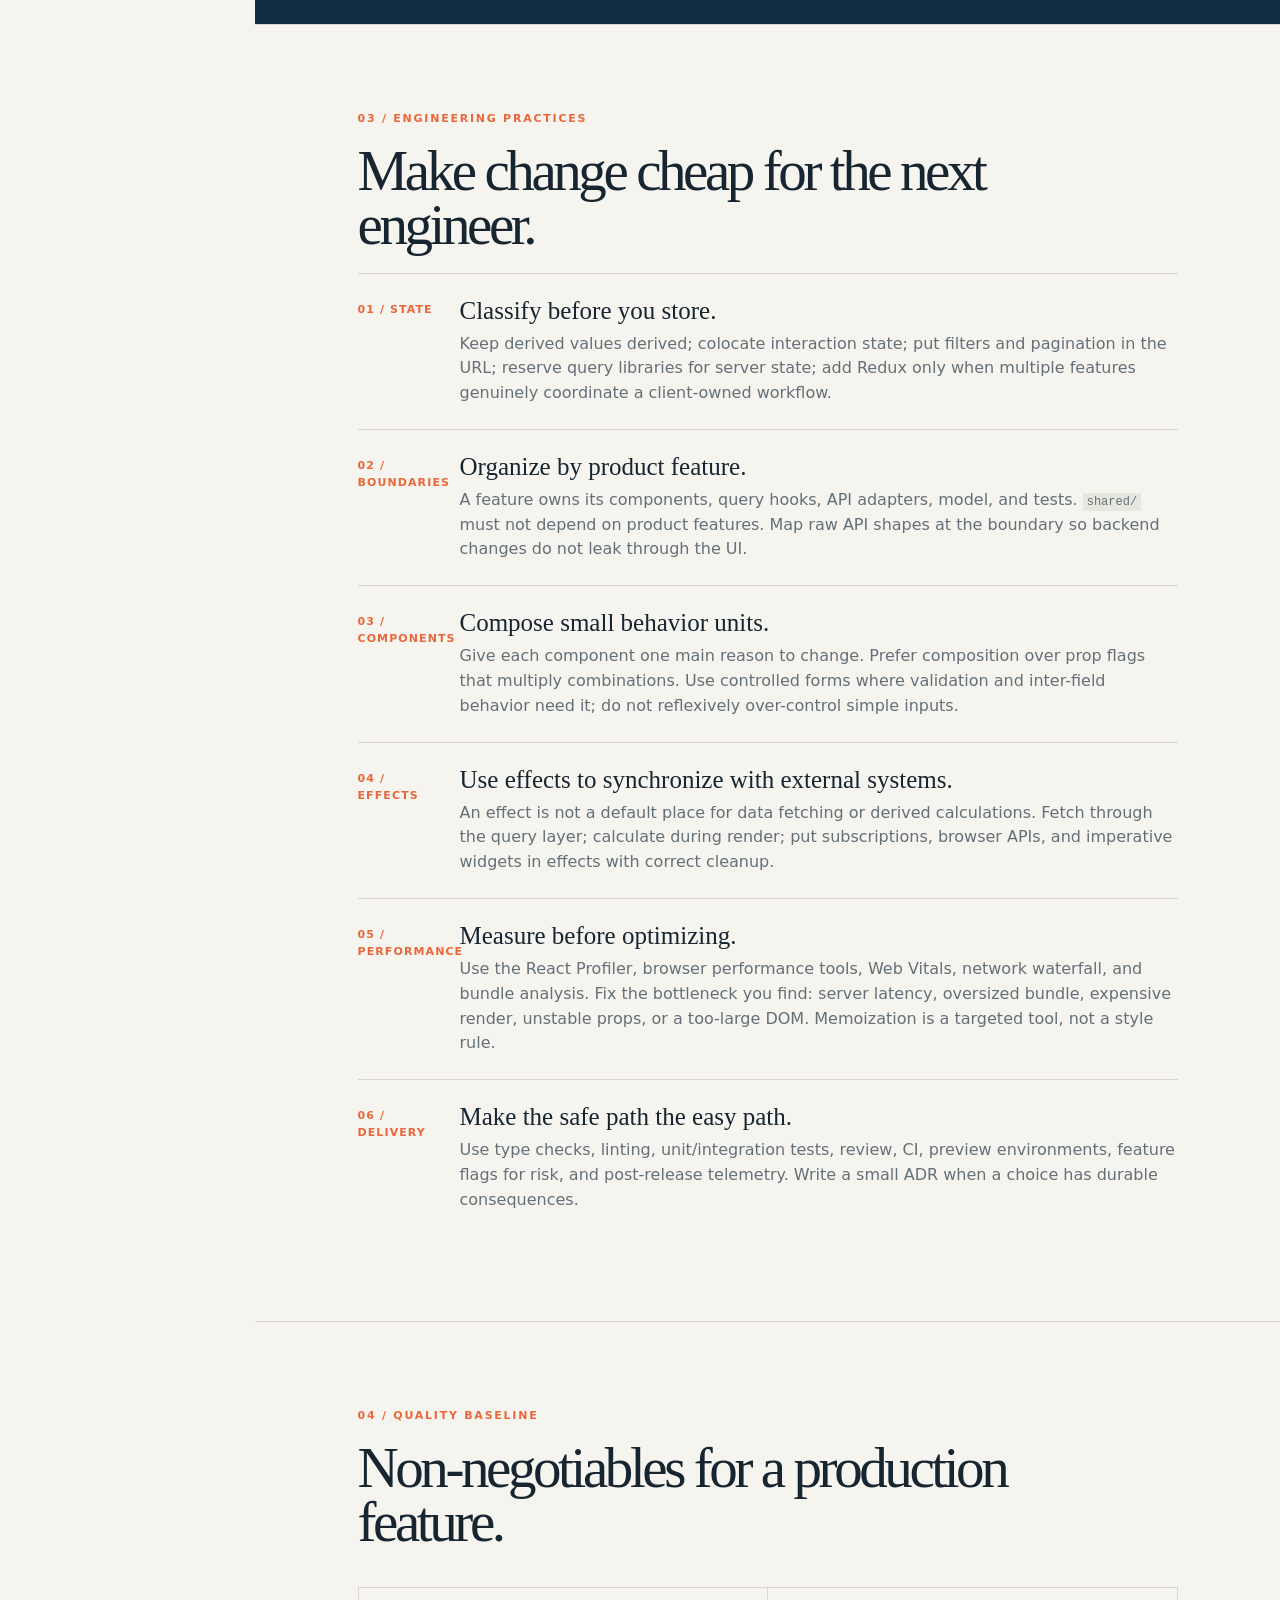
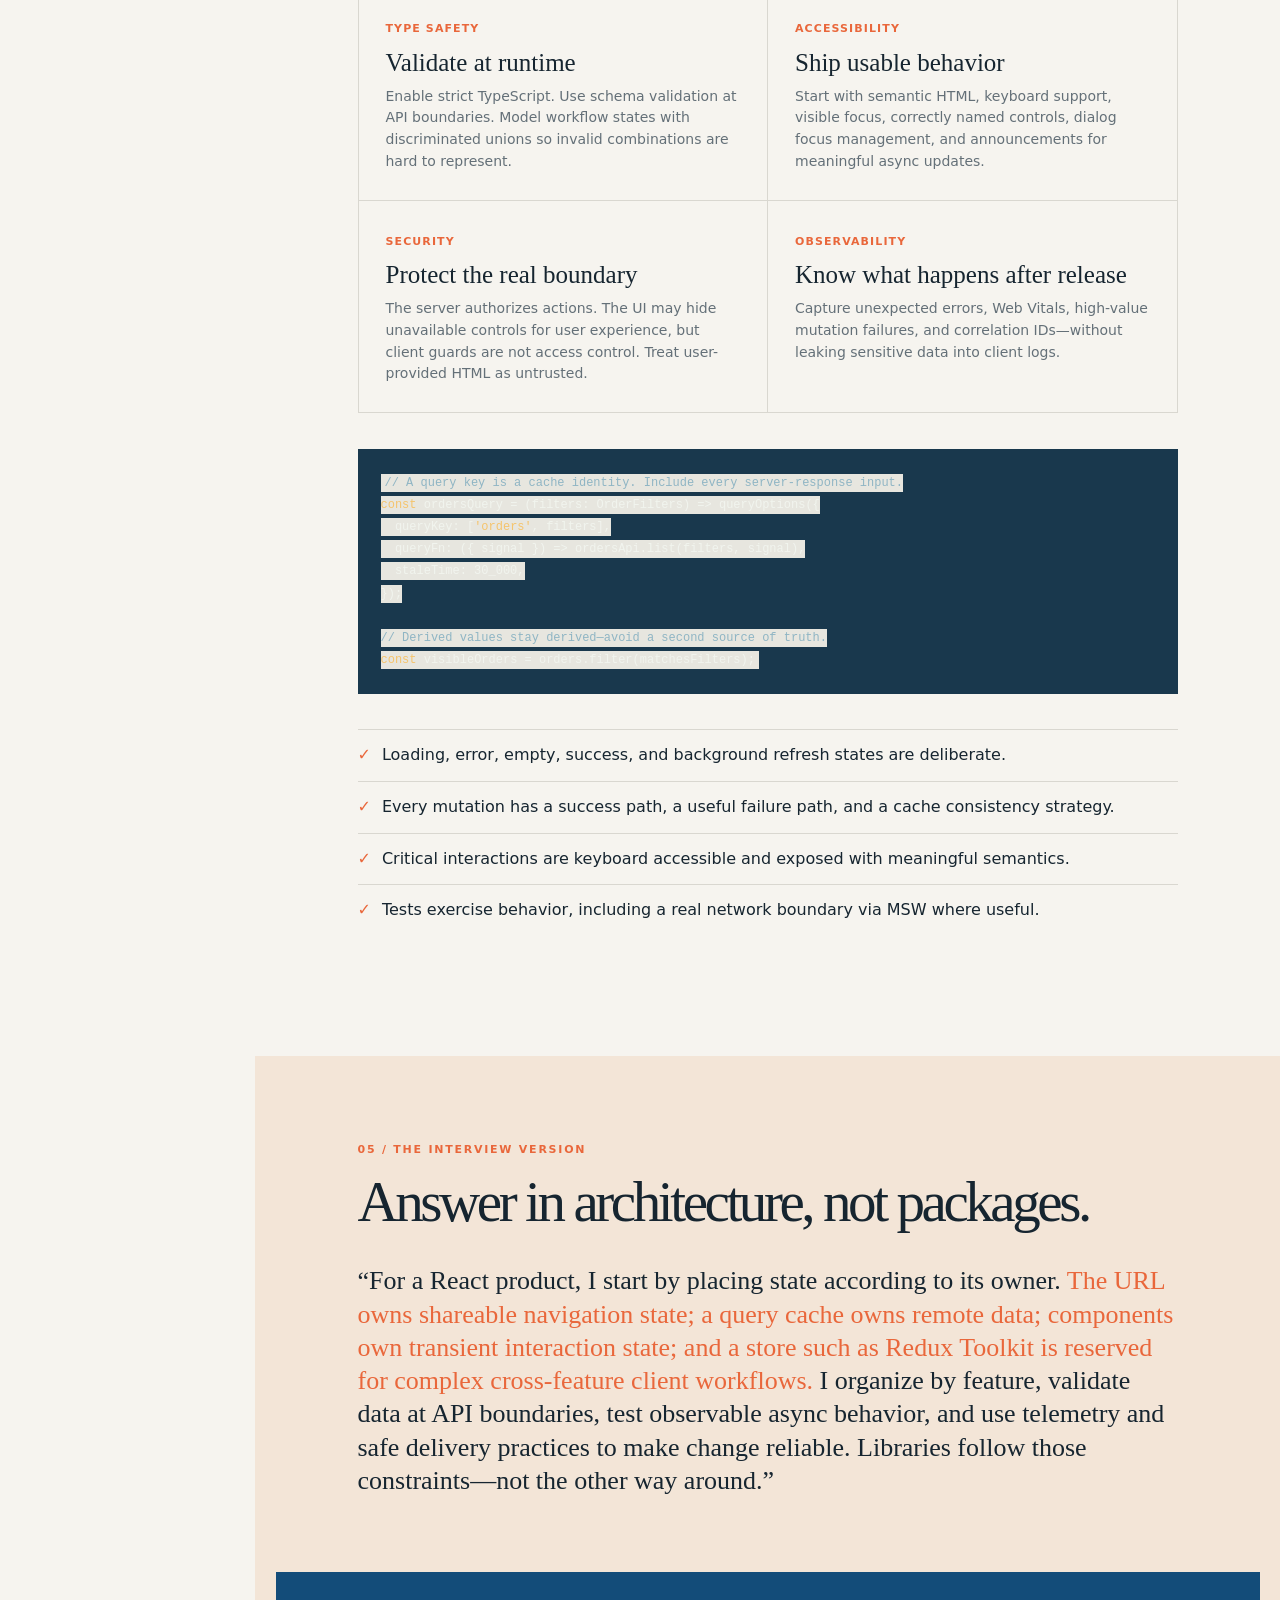
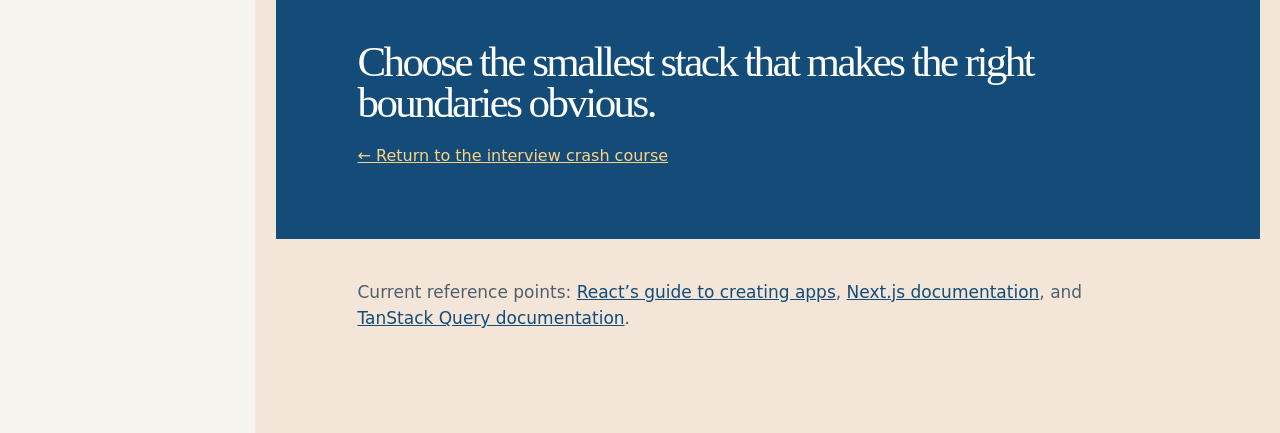
<file: html/react-stack-best-practices.html>
<!doctype html>
<html lang="en">
<head>
  <meta charset="UTF-8" /><meta name="viewport" content="width=device-width,initial-scale=1" />
  <meta name="description" content="React stack technologies and engineering best practices for senior software engineers" />
  <title>React Stack Playbook — Technologies & Best Practices</title>
  <style>
    :root{--ink:#162530;--paper:#f6f4ef;--muted:#647078;--line:#d9d7d0;--orange:#e9673b;--blue:#134c79;--dark:#102d41;--serif:Georgia,'Times New Roman',serif;--sans:Inter,ui-sans-serif,system-ui,-apple-system,BlinkMacSystemFont,'Segoe UI',sans-serif}*{box-sizing:border-box}html{scroll-behavior:smooth}body{margin:0;color:var(--ink);background:var(--paper);font:16px/1.55 var(--sans)}.skip{position:absolute;left:-999px}.skip:focus{left:12px;top:12px;background:white;padding:8px;z-index:3}.layout{display:grid;grid-template-columns:255px 1fr}.side{background:#fbfaf6;border-right:1px solid var(--line);padding:30px 24px;position:fixed;width:255px;height:100vh}.brand{display:flex;gap:10px;color:var(--ink);text-decoration:none;font-weight:750;line-height:1.1}.logo{display:grid;place-items:center;width:29px;height:29px;border-radius:50%;background:var(--orange);color:white;font:18px var(--serif)}.brand small{display:block;color:var(--muted);font-size:8px;letter-spacing:.14em;margin-top:4px}.side nav{display:grid;gap:5px;margin-top:55px}.side nav a{border-left:2px solid transparent;color:var(--muted);font-size:13px;padding:8px 10px;text-decoration:none}.side nav a:hover{border-color:var(--orange);color:var(--ink)}.side footer{position:absolute;bottom:28px;color:var(--muted);font-size:11px;border-top:1px solid var(--line);padding-top:14px;width:207px}.main{grid-column:2}.hero,.section{max-width:1100px;margin:auto;padding:85px 10%}.hero{min-height:560px;background:radial-gradient(circle at 78% 26%,#fcdfb2 0 7%,transparent 7.1%);padding-top:106px}.eyebrow,.kicker{color:var(--orange);font-weight:750;font-size:11px;letter-spacing:.16em;margin:0 0 17px}.hero h1,.section h2{font:normal clamp(42px,6vw,78px)/.95 var(--serif);letter-spacing:-.06em;margin:0;max-width:800px}.hero h1 em{color:var(--orange)}.hero .lede{color:#51606a;font-size:19px;max-width:650px;margin:28px 0}.button{display:inline-block;background:var(--blue);color:white;padding:13px 19px;text-decoration:none;font-size:13px;font-weight:700}.section{border-top:1px solid var(--line)}.section h2{font-size:clamp(36px,4.5vw,57px);margin-bottom:20px}.section>p:not(.kicker){max-width:770px;color:#50606a;font-size:17px}.note{border-left:3px solid var(--orange);background:#f9e9d3;padding:18px 21px;max-width:850px;margin:35px 0;font-size:14px}.stack{display:grid;grid-template-columns:180px 1fr;border-top:1px solid var(--line);margin-top:40px}.stack>div{border-bottom:1px solid var(--line);padding:20px 8px}.stack .layer{color:var(--orange);font-size:11px;font-weight:800;letter-spacing:.12em;padding-top:24px}.tools{display:flex;flex-wrap:wrap;gap:8px;margin:9px 0}.tool{background:#e4e9e6;color:#18374d;border-radius:99px;padding:4px 9px;font-size:12px;font-weight:650}.tools+small{color:var(--muted);font-size:13px}.decision{background:var(--dark);color:#eef5f4;max-width:none;padding-left:max(10%,calc((100vw - 255px - 1100px)/2 + 10%));padding-right:max(10%,calc((100vw - 255px - 1100px)/2 + 10%));border:0}.decision>p:not(.kicker){color:#bcd0d6}.matrix{overflow:auto;margin-top:37px}.matrix table{width:100%;border-collapse:collapse;min-width:660px}.matrix th{text-align:left;color:#aac1cb;font-size:10px;letter-spacing:.14em;padding:11px 12px;border-bottom:1px solid #416072}.matrix td{padding:17px 12px;border-bottom:1px solid #29485b;font-size:14px}.matrix td:first-child{color:#f7c873;font-weight:700}.matrix code,.section code{font:12px ui-monospace,SFMono-Regular,Menlo,monospace;background:#e7e6df;padding:2px 4px}.decision code{background:#24465b}.cards{display:grid;grid-template-columns:repeat(2,1fr);gap:1px;background:var(--line);border:1px solid var(--line);margin-top:38px}.cards article{background:var(--paper);padding:27px}.cards b{color:var(--orange);font-size:11px;letter-spacing:.1em}.cards h3{font:normal 25px var(--serif);margin:9px 0}.cards p{color:var(--muted);font-size:14px;margin:0}.practice{padding:23px 0;border-top:1px solid var(--line);display:grid;grid-template-columns:82px 1fr;gap:20px}.practice b{color:var(--orange);font-size:11px;letter-spacing:.1em;padding-top:4px}.practice h3{font:normal 25px var(--serif);margin:0 0 7px}.practice p{max-width:740px;color:var(--muted);margin:0}.code{margin-top:36px;background:#19384d;color:#f1f4ee;padding:23px;overflow:auto;font:13px/1.7 ui-monospace,SFMono-Regular,Menlo,monospace}.code .keyword{color:#f5c46d}.code .comment{color:#8fb5c4}.check{list-style:none;padding:0;margin:35px 0}.check li{border-top:1px solid var(--line);padding:13px 0}.check li::before{content:'✓';color:var(--orange);font-weight:800;margin-right:11px}.interview{background:#f3e5d7;max-width:none;padding-left:max(10%,calc((100vw - 255px - 1100px)/2 + 10%));padding-right:max(10%,calc((100vw - 255px - 1100px)/2 + 10%));border:0}.interview blockquote{font:normal 26px/1.28 var(--serif);margin:35px 0 0;max-width:850px}.interview blockquote strong{color:var(--orange);font-weight:normal}.bottom{background:var(--blue);color:white;padding:70px 10%;margin:75px -10% 0}.bottom h2{font-size:43px}.bottom a{color:#ffd381}.sources{font-size:12px;color:var(--muted);margin-top:40px}.sources a{color:var(--blue)}@media(max-width:850px){.layout{display:block}.side{position:static;width:auto;height:auto;padding:20px;border-right:0;border-bottom:1px solid var(--line)}.side nav{margin-top:18px;display:flex;gap:0;overflow:auto}.side nav a{white-space:nowrap}.side footer{display:none}.main{display:block}.hero,.section{padding:68px 7%}.decision,.interview{padding-left:7%;padding-right:7%}.stack{grid-template-columns:1fr}.stack .layer{padding-bottom:0}.cards{grid-template-columns:1fr}.bottom{margin-left:-7%;margin-right:-7%}}@media(max-width:500px){.hero h1{font-size:52px}.practice{grid-template-columns:1fr;gap:5px}.stack>div{padding:16px 0}}
  </style>
</head>
<body>
  <a class="skip" href="#content">Skip to content</a>
  <div class="layout"><aside class="side"><a class="brand" href="index.html"><span class="logo">R</span><span>React Stack Playbook<small>TECHNOLOGIES + PRACTICES</small></span></a><nav><a href="#stack">The stack map</a><a href="#decisions">Choosing technologies</a><a href="#practices">Engineering practices</a><a href="#quality">Quality baseline</a><a href="#interview">Interview answer</a></nav><footer>Opinionated defaults for a senior React engineer. Select tools from constraints—not habit.</footer></aside>
  <main class="main" id="content"><header class="hero"><p class="eyebrow">REACT / TYPESCRIPT / DELIVERY</p><h1>The React stack,<br>chosen with <em>intent.</em></h1><p class="lede">A pragmatic map of the technologies teams commonly combine with React, plus the practices that stop a codebase from becoming expensive to change.</p><a class="button" href="#stack">Explore the stack →</a></header>
  <section class="section" id="stack"><p class="kicker">01 / THE STACK MAP</p><h2>Start with a small, well-owned foundation.</h2><p>There is no universal React stack. These are common, well-supported choices; a senior engineer explains why one applies to the product in front of them.</p><div class="note"><b>Core principle:</b> tools should reinforce ownership boundaries. Server-owned data needs a query cache. Shareable state belongs in the URL. Local interactions stay local. Add a global store only for a real shared client workflow.</div>
  <div class="stack"><div class="layer">LANGUAGE</div><div><strong>TypeScript (strict mode)</strong><div class="tools"><span class="tool">TypeScript</span><span class="tool">Zod</span></div><small>Static types make refactors safer; runtime schemas validate APIs, forms, and environment configuration.</small></div><div class="layer">APP SHELL</div><div><strong>React + a delivery model</strong><div class="tools"><span class="tool">React</span><span class="tool">Vite</span><span class="tool">Next.js</span><span class="tool">React Router</span></div><small>Choose Vite + a router for a client-rendered app; choose a framework such as Next.js when server rendering, SEO, server code, or full-stack conventions serve the product.</small></div><div class="layer">SERVER DATA</div><div><strong>Remote state and API contracts</strong><div class="tools"><span class="tool">TanStack Query</span><span class="tool">RTK Query</span><span class="tool">fetch</span><span class="tool">OpenAPI / tRPC</span></div><small>Cache, invalidate, retry, paginate, and represent request lifecycles deliberately. Prefer the platform <code>fetch</code> unless an HTTP client adds an actual requirement.</small></div><div class="layer">CLIENT STATE</div><div><strong>Local first; global only when shared</strong><div class="tools"><span class="tool">useState</span><span class="tool">useReducer</span><span class="tool">Redux Toolkit</span><span class="tool">Zustand</span><span class="tool">Context</span></div><small>Redux Toolkit fits complex, auditable cross-feature workflows. Zustand is a smaller store option. Context is for stable dependencies or a limited subtree—not a default database.</small></div><div class="layer">UI + FORMS</div><div><strong>Accessible primitives and consistent design</strong><div class="tools"><span class="tool">Tailwind CSS</span><span class="tool">CSS Modules</span><span class="tool">Radix / Base UI</span><span class="tool">React Hook Form</span></div><small>Choose a styling system that matches your team. Use accessible primitives for difficult behavior such as dialogs and menus; pair form state with a schema resolver when complexity warrants it.</small></div><div class="layer">QUALITY</div><div><strong>Automated confidence</strong><div class="tools"><span class="tool">ESLint</span><span class="tool">Prettier</span><span class="tool">Vitest</span><span class="tool">Testing Library</span><span class="tool">MSW</span><span class="tool">Playwright</span></div><small>Lint + format at the commit/CI boundary. Test observable behavior close to the feature; reserve browser automation for critical journeys.</small></div><div class="layer">OPERATIONS</div><div><strong>Ship and observe safely</strong><div class="tools"><span class="tool">Sentry</span><span class="tool">OpenTelemetry</span><span class="tool">GitHub Actions</span><span class="tool">Storybook</span></div><small>Use error/performance telemetry, CI checks, preview environments, and a component workshop where it adds collaboration value.</small></div></div></section>
  <section class="section decision" id="decisions"><p class="kicker">02 / CHOOSE BY CONSTRAINT</p><h2>Technology is a decision, not a checklist.</h2><p>Use this matrix in design discussions. It demonstrates you understand trade-offs instead of reciting package names.</p><div class="matrix"><table><thead><tr><th>Need</th><th>Default</th><th>Why / when to change</th></tr></thead><tbody><tr><td>Client-rendered internal app</td><td>Vite + React Router</td><td>Fast, explicit, lightweight. Add a framework when SSR or server conventions earn their complexity.</td></tr><tr><td>SEO / server rendering / BFF</td><td>Next.js</td><td>Use a full-stack React framework; understand server/client boundaries and caching.</td></tr><tr><td>Remote API data</td><td>TanStack Query</td><td>Query keys, invalidation, pagination, retries, and request state. Use RTK Query where Redux is already the platform.</td></tr><tr><td>Complex global client workflow</td><td>Redux Toolkit</td><td>Predictable transitions, DevTools, middleware, and explicit action history. Do not duplicate your HTTP cache without reason.</td></tr><tr><td>Small shared state</td><td>Context + reducer or Zustand</td><td>Keep scope narrow. Profile before assuming Context is a performance issue.</td></tr><tr><td>Design-system primitives</td><td>Radix / Base UI + tokens</td><td>Composition and accessibility behavior are difficult to rebuild correctly.</td></tr><tr><td>Critical browser path</td><td>Playwright</td><td>Keep it few and high-value; use unit/integration tests for most behavior.</td></tr></tbody></table></div></section>
  <section class="section" id="practices"><p class="kicker">03 / ENGINEERING PRACTICES</p><h2>Make change cheap for the next engineer.</h2><div class="practice"><b>01 / STATE</b><div><h3>Classify before you store.</h3><p>Keep derived values derived; colocate interaction state; put filters and pagination in the URL; reserve query libraries for server state; add Redux only when multiple features genuinely coordinate a client-owned workflow.</p></div></div><div class="practice"><b>02 / BOUNDARIES</b><div><h3>Organize by product feature.</h3><p>A feature owns its components, query hooks, API adapters, model, and tests. <code>shared/</code> must not depend on product features. Map raw API shapes at the boundary so backend changes do not leak through the UI.</p></div></div><div class="practice"><b>03 / COMPONENTS</b><div><h3>Compose small behavior units.</h3><p>Give each component one main reason to change. Prefer composition over prop flags that multiply combinations. Use controlled forms where validation and inter-field behavior need it; do not reflexively over-control simple inputs.</p></div></div><div class="practice"><b>04 / EFFECTS</b><div><h3>Use effects to synchronize with external systems.</h3><p>An effect is not a default place for data fetching or derived calculations. Fetch through the query layer; calculate during render; put subscriptions, browser APIs, and imperative widgets in effects with correct cleanup.</p></div></div><div class="practice"><b>05 / PERFORMANCE</b><div><h3>Measure before optimizing.</h3><p>Use the React Profiler, browser performance tools, Web Vitals, network waterfall, and bundle analysis. Fix the bottleneck you find: server latency, oversized bundle, expensive render, unstable props, or a too-large DOM. Memoization is a targeted tool, not a style rule.</p></div></div><div class="practice"><b>06 / DELIVERY</b><div><h3>Make the safe path the easy path.</h3><p>Use type checks, linting, unit/integration tests, review, CI, preview environments, feature flags for risk, and post-release telemetry. Write a small ADR when a choice has durable consequences.</p></div></div></section>
  <section class="section" id="quality"><p class="kicker">04 / QUALITY BASELINE</p><h2>Non-negotiables for a production feature.</h2><div class="cards"><article><b>TYPE SAFETY</b><h3>Validate at runtime</h3><p>Enable strict TypeScript. Use schema validation at API boundaries. Model workflow states with discriminated unions so invalid combinations are hard to represent.</p></article><article><b>ACCESSIBILITY</b><h3>Ship usable behavior</h3><p>Start with semantic HTML, keyboard support, visible focus, correctly named controls, dialog focus management, and announcements for meaningful async updates.</p></article><article><b>SECURITY</b><h3>Protect the real boundary</h3><p>The server authorizes actions. The UI may hide unavailable controls for user experience, but client guards are not access control. Treat user-provided HTML as untrusted.</p></article><article><b>OBSERVABILITY</b><h3>Know what happens after release</h3><p>Capture unexpected errors, Web Vitals, high-value mutation failures, and correlation IDs—without leaking sensitive data into client logs.</p></article></div><pre class="code"><code><span class="comment">// A query key is a cache identity. Include every server-response input.</span>
<span class="keyword">const</span> ordersQuery = (filters: OrderFilters) =&gt; queryOptions({
  queryKey: [<span class="keyword">'orders'</span>, filters],
  queryFn: ({ signal }) =&gt; ordersApi.list(filters, signal),
  staleTime: 30_000,
});

<span class="comment">// Derived values stay derived—avoid a second source of truth.</span>
<span class="keyword">const</span> visibleOrders = orders.filter(matchesFilters);</code></pre><ul class="check"><li>Loading, error, empty, success, and background refresh states are deliberate.</li><li>Every mutation has a success path, a useful failure path, and a cache consistency strategy.</li><li>Critical interactions are keyboard accessible and exposed with meaningful semantics.</li><li>Tests exercise behavior, including a real network boundary via MSW where useful.</li></ul></section>
  <section class="section interview" id="interview"><p class="kicker">05 / THE INTERVIEW VERSION</p><h2>Answer in architecture, not packages.</h2><blockquote>“For a React product, I start by placing state according to its owner. <strong>The URL owns shareable navigation state; a query cache owns remote data; components own transient interaction state; and a store such as Redux Toolkit is reserved for complex cross-feature client workflows.</strong> I organize by feature, validate data at API boundaries, test observable async behavior, and use telemetry and safe delivery practices to make change reliable. Libraries follow those constraints—not the other way around.”</blockquote><div class="bottom"><h2>Choose the smallest stack that makes the right boundaries obvious.</h2><a href="index.html">← Return to the interview crash course</a></div><p class="sources">Current reference points: <a href="https://react.dev/learn/creating-a-react-app">React’s guide to creating apps</a>, <a href="https://nextjs.org/docs">Next.js documentation</a>, and <a href="https://tanstack.com/query/latest/docs/framework/react">TanStack Query documentation</a>.</p></section></main></div>
</body></html>
</file>
<file: html/styles.css>
:root{--ink:#17232d;--paper:#f6f4ef;--muted:#69737c;--line:#d9d7d0;--orange:#ed6b3b;--blue:#164e7b;--dark:#102b3f;--serif:Georgia,'Times New Roman',serif;--sans:Inter,ui-sans-serif,system-ui,-apple-system,BlinkMacSystemFont,'Segoe UI',sans-serif}*{box-sizing:border-box}html{scroll-behavior:smooth}body{margin:0;background:var(--paper);color:var(--ink);font-family:var(--sans);line-height:1.58}.skip{position:absolute;left:-999px}.skip:focus{left:1rem;top:1rem;z-index:10;background:#fff;padding:.6rem}.shell{display:grid;grid-template-columns:260px minmax(0,1fr)}.sidebar{position:fixed;width:260px;height:100vh;border-right:1px solid var(--line);padding:32px 24px;display:flex;flex-direction:column;background:#f8f6f0}.brand{display:flex;align-items:center;gap:11px;color:var(--ink);font-weight:750;text-decoration:none;line-height:1.05}.brand small{display:block;font-size:8px;letter-spacing:.14em;color:var(--muted);margin-top:5px}.mark{display:grid;place-items:center;width:30px;height:30px;border-radius:50%;background:var(--orange);color:white;font-family:var(--serif);font-size:19px}nav{margin-top:65px;display:grid;gap:7px}.nav-link{color:#657078;text-decoration:none;font-size:13px;padding:8px 11px;border-left:2px solid transparent}.nav-link:hover,.nav-link.active{border-color:var(--orange);color:var(--ink);font-weight:650}.sidebar-foot{margin-top:auto;border-top:1px solid var(--line);padding-top:18px;font-size:12px;color:var(--muted)}.pulse{display:inline-block;width:7px;height:7px;border-radius:50%;background:#55a980;margin-right:5px}main{grid-column:2;overflow:hidden}.hero,.section{max-width:1080px;margin:auto;padding:92px 10%}.hero{min-height:710px;padding-top:105px;background:radial-gradient(circle at 83% 28%,#e9c86b 0 1%,transparent 1.2%),radial-gradient(circle at 78% 33%,#fee3af 0 7%,transparent 7.2%)}.eyebrow,.kicker{font-size:11px;letter-spacing:.17em;font-weight:750;color:var(--orange);margin:0 0 17px}.hero h1{font-family:var(--serif);font-size:clamp(48px,7vw,92px);line-height:.93;letter-spacing:-.065em;margin:0;max-width:740px}.hero h1 em{color:var(--orange);font-weight:normal}.lede{font-size:19px;line-height:1.5;max-width:625px;margin:29px 0;color:#50606a}.hero-actions{display:flex;gap:12px;margin-top:30px}.button{font:600 13px var(--sans);border:0;padding:13px 18px;cursor:pointer;text-decoration:none}.button.primary{color:#fff;background:var(--blue)}.button.primary span{margin-left:18px}.button.ghost{background:transparent;border:1px solid #bfc3bf;color:var(--ink)}.stats{display:flex;gap:55px;margin:87px 0 0}.stats div{min-width:90px}.stats dt{font-family:var(--serif);font-size:30px;color:var(--blue)}.stats dd{margin:0;color:var(--muted);font-size:11px;text-transform:uppercase;letter-spacing:.08em}.section{padding-top:100px;padding-bottom:100px;border-top:1px solid var(--line)}.section h2{font-family:var(--serif);font-weight:normal;line-height:1.05;letter-spacing:-.04em;font-size:clamp(35px,4vw,54px);margin:0 0 22px;max-width:780px}.section>p:not(.kicker){max-width:750px;font-size:17px;color:#53606a}blockquote{font-family:var(--serif);font-size:25px;line-height:1.28;max-width:830px;border-left:3px solid var(--orange);padding:8px 0 8px 27px;margin:45px 0}.callout{background:#fbe5c7;padding:17px 21px;max-width:850px;display:flex;gap:18px;font-size:14px}.callout strong{white-space:nowrap}.timeline{display:grid;grid-template-columns:repeat(4,1fr);border-top:1px solid var(--line);margin-top:55px}.timeline article{padding:18px 15px 0 0;font-size:13px}.timeline b,.timeline span{display:block}.timeline b{color:var(--orange);font-size:12px;margin-bottom:7px}.timeline span{color:var(--muted)}.state-grid{display:grid;grid-template-columns:repeat(2,1fr);gap:13px;margin:40px 0}.state-grid article{padding:25px;border:1px solid var(--line);background:#fbfaf7}.state-grid h3{font-family:var(--serif);font-size:23px;margin:13px 0 5px;font-weight:normal}.state-grid p{font-size:14px;color:var(--muted);margin:0 0 18px}.state-grid strong{font-size:12px;color:var(--blue)}.tag{font-size:9px;font-style:normal;letter-spacing:.14em;padding:4px 6px}.amber{background:#f6c558}.blue{background:#acd8ed}.green{background:#c8e7d5}.purple{background:#e1d3f2}.code-card{background:var(--dark);color:#eef4f5;padding:23px 26px;margin:28px 0}.code-top{display:flex;justify-content:space-between;color:#a9c7d8;font-size:10px;letter-spacing:.12em}.code-card p{font:20px/1.45 var(--serif);margin:14px 0 0}.copy{background:none;border:0;color:#f8d17b;font-size:11px;cursor:pointer}.rule{font-size:14px;color:var(--muted)}.rule span{font-weight:750;color:var(--orange);margin-right:10px}.dark-section{background:var(--dark);color:#eaf0ed;max-width:none;padding-left:max(10%,calc((100vw - 260px - 1080px)/2 + 10%));padding-right:max(10%,calc((100vw - 260px - 1080px)/2 + 10%));border:0}.dark-section>p:not(.kicker){color:#b8c9d0}.architecture{display:grid;grid-template-columns:1.25fr .75fr;background:#16364c;margin-top:40px}.architecture pre{margin:0;padding:30px;font:14px/1.7 ui-monospace,SFMono-Regular,Menlo,monospace;overflow:auto}.architecture code span{color:#7eafc4}.architecture aside{background:#eff0e7;color:var(--ink);padding:28px}.architecture h3{font-family:var(--serif);font-size:24px;font-weight:normal;margin:0 0 12px}.architecture ol{padding-left:20px;font-size:13px}.architecture li{margin:11px 0}.flow{display:flex;align-items:center;justify-content:center;gap:16px;margin-top:36px;text-align:center}.flow div{border:1px solid #4e7184;padding:12px;min-width:125px;font-size:13px}.flow small{color:#9db7c5}.flow b{color:var(--orange)}.tabs{display:flex;gap:0;border-bottom:1px solid var(--line);margin-top:40px}.tabs button{background:transparent;border:0;border-bottom:3px solid transparent;padding:11px 20px 10px 0;margin-right:19px;font:650 12px var(--sans);color:var(--muted);cursor:pointer}.tabs button[aria-selected=true]{color:var(--orange);border-color:var(--orange)}.panel{padding:23px 0;font-size:16px}.panel strong{display:block;font-family:var(--serif);font-size:24px;font-weight:normal}.panel p{color:var(--muted);margin-bottom:0}.hidden{display:none}.snippet{background:#eceae3;padding:24px;overflow:auto;color:#2f4d61;font:14px/1.65 ui-monospace,SFMono-Regular,Menlo,monospace}.snippet span{color:#b34d25}.snippet em{color:#8e5b13}.quality-grid{display:grid;grid-template-columns:repeat(2,1fr);gap:1px;background:var(--line);border:1px solid var(--line);margin:40px 0}.quality-grid article{background:var(--paper);padding:25px}.quality-grid span{color:var(--orange);font-size:12px}.quality-grid h3{font-family:var(--serif);font-size:25px;font-weight:normal;margin:9px 0}.quality-grid p{color:var(--muted);font-size:14px;margin:0}details{border-top:1px solid var(--line);padding:17px 0}summary{cursor:pointer;font-weight:700;font-size:14px}details p{max-width:750px;color:var(--muted);font-size:15px}.challenge{background:#f4e6d8;max-width:none;padding-left:max(10%,calc((100vw - 260px - 1080px)/2 + 10%));padding-right:max(10%,calc((100vw - 260px - 1080px)/2 + 10%));border:0}.brief{display:grid;grid-template-columns:1.25fr .75fr;border:1px solid #d9bda5;margin:38px 0}.brief>div{padding:25px}.brief h3{font-family:var(--serif);font-size:25px;font-weight:normal;margin:0}.brief p{color:#6a574c}.challenge-meta{border-left:1px solid #d9bda5;display:grid;align-content:center;gap:5px;font-size:13px}.challenge-meta span{color:#765f51;margin-bottom:12px}.checklist{list-style:none;padding:0;margin:0 0 25px}.checklist li{padding:12px 0;border-top:1px solid #ddc9b7;font-size:15px}.checklist input{margin-right:11px;accent-color:var(--orange)}.reveal{padding:9px 0}.drills{padding-bottom:0}.accordion{margin:40px 0}.accordion details{padding:20px 0}.accordion summary{font-family:var(--serif);font-size:22px;font-weight:normal}.closing{background:var(--blue);color:white;padding:70px 10%;margin:80px -10% 0}.closing p{color:#c1d5de;text-transform:uppercase;font-size:11px;letter-spacing:.13em}.closing h2{font-size:42px}.closing a{color:#f8cf77;font-size:14px}@media(max-width:850px){.shell{display:block}.sidebar{position:static;width:auto;height:auto;padding:20px;border-right:0;border-bottom:1px solid var(--line)}nav{margin-top:20px;display:flex;overflow:auto;gap:0}.nav-link{white-space:nowrap}.sidebar-foot{display:none}main{display:block}.hero,.section{padding:70px 7%}.dark-section,.challenge{padding-left:7%;padding-right:7%}.architecture,.brief{grid-template-columns:1fr}.architecture aside,.challenge-meta{border-left:0;border-top:1px solid var(--line)}.flow{flex-wrap:wrap}.flow b{transform:rotate(90deg)}.timeline{grid-template-columns:repeat(2,1fr)}.closing{margin-left:-7%;margin-right:-7%}}@media(max-width:540px){.hero{min-height:auto}.hero h1{font-size:55px}.stats{gap:20px;margin-top:55px}.state-grid,.quality-grid{grid-template-columns:1fr}.callout{display:block}.callout span{display:block;margin-top:5px}.flow div{min-width:100px}.tabs{overflow:auto}.tabs button{white-space:nowrap}.code-card p{font-size:18px}}
</file>
